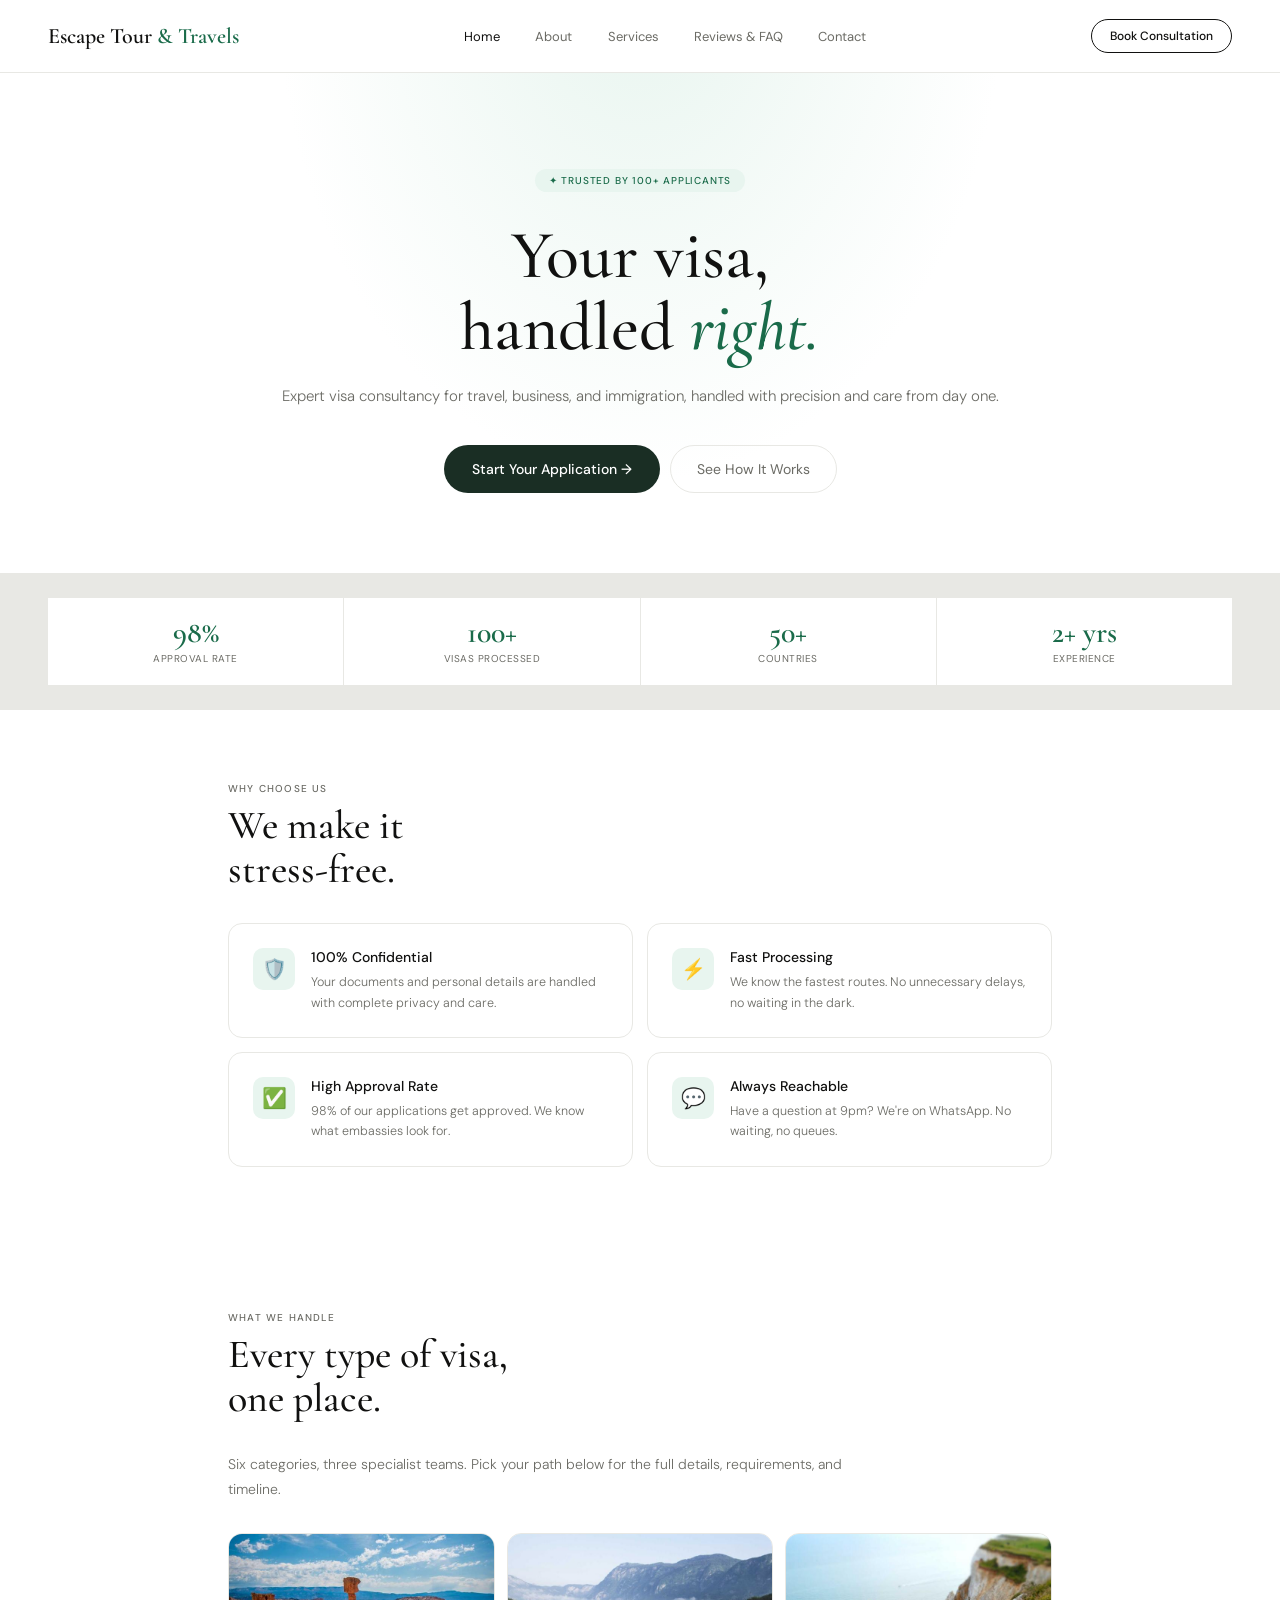
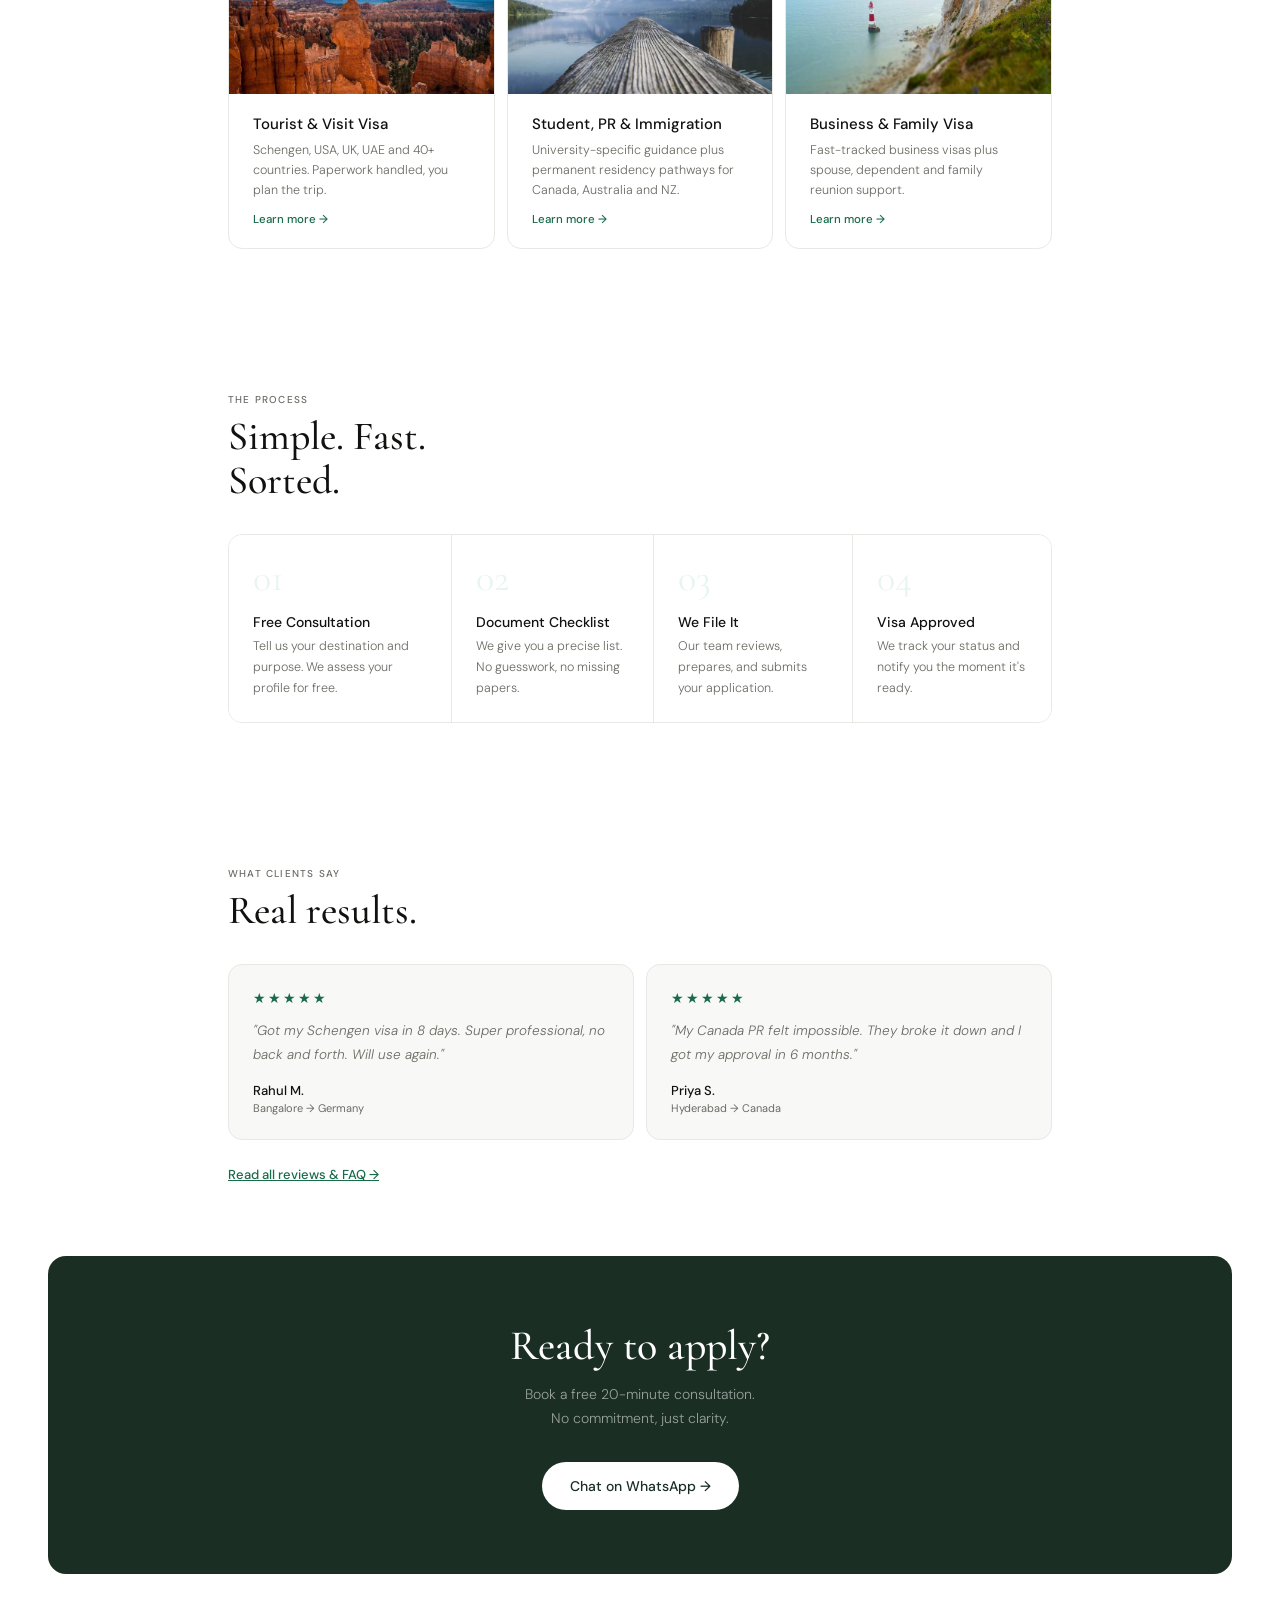
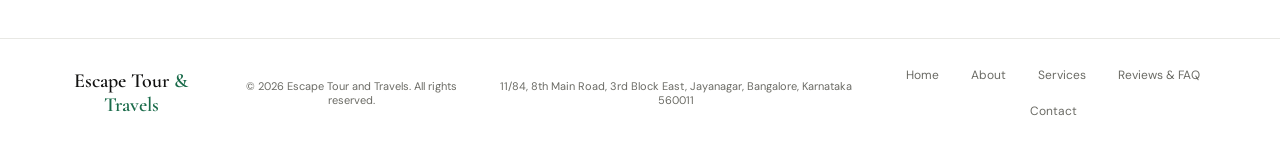
<file: index.html>
<!DOCTYPE html>
<html lang="en">
<head>
  <meta charset="UTF-8" />
  <meta name="viewport" content="width=device-width, initial-scale=1.0"/>
  <link rel="icon" type="image/svg+xml" href="assets/img/favicon.svg">
  <title>Escape Tour and Travels | Visa Consultancy for Tourist, Student, Business &amp; PR Visas</title>
  <meta name="description" content="Expert visa consultancy trusted by 100+ applicants with a 98% approval rate across 50+ countries. Tourist, student, business, PR and family visas. Free consultation on WhatsApp.">
  <link rel="canonical" href="https://escapetour.in/index.html">
  <meta name="geo.region" content="IN-KA">
  <meta name="geo.placename" content="Jayanagar, Bangalore">

  <meta property="og:type" content="website">
  <meta property="og:title" content="Escape Tour and Travels | Visa Consultancy">
  <meta property="og:description" content="Expert visa consultancy trusted by 100+ applicants with a 98% approval rate across 50+ countries.">
  <meta property="og:image" content="https://escapetour.in/assets/img/home-hero.jpg">
  <meta property="og:url" content="https://escapetour.in/index.html">
  <meta name="twitter:card" content="summary_large_image">
  <meta name="twitter:title" content="Escape Tour and Travels | Visa Consultancy">
  <meta name="twitter:description" content="Expert visa consultancy trusted by 100+ applicants with a 98% approval rate across 50+ countries.">
  <meta name="twitter:image" content="https://escapetour.in/assets/img/home-hero.jpg">

  <link href="https://fonts.googleapis.com/css2?family=Cormorant+Garamond:ital,wght@0,400;0,500;0,600;1,400;1,500&family=DM+Sans:wght@300;400;500&display=swap" rel="stylesheet"/>
  <link rel="stylesheet" href="assets/css/style.css">

  <script type="application/ld+json">
  {
    "@context": "https://schema.org",
    "@type": "TravelAgency",
    "name": "Escape Tour and Travels",
    "description": "Visa consultancy for tourist, business, student, PR and family visas.",
    "telephone": "+91-9916405012",
    "email": "info@escapetour.in",
    "url": "https://escapetour.in/",
    "address": {
      "@type": "PostalAddress",
      "streetAddress": "11/84, 8th Main Road, 3rd Block East, Jayanagar",
      "addressLocality": "Bangalore",
      "addressRegion": "Karnataka",
      "postalCode": "560011",
      "addressCountry": "IN"
    },
    "hasMap": "https://www.google.com/maps/search/?api=1&query=11%2F84+8th+Main+Road+3rd+Block+East+Jayanagar+Bangalore+Karnataka+560011",
    "sameAs": []
  }
  </script>
</head>
<body>

  <nav>
    <a href="index.html" class="nav-logo">Escape Tour<span> &amp; Travels</span></a>
    <ul class="nav-links-desktop">
      <li><a href="index.html" class="active">Home</a></li>
      <li><a href="about.html">About</a></li>
      <li class="has-sub">
        <a href="services-tourist-visit.html">Services</a>
        <div class="nav-dropdown">
          <a href="services-tourist-visit.html">Tourist &amp; Visit Visa</a>
          <a href="services-study-pr.html">Student, PR &amp; Immigration</a>
          <a href="services-business.html">Business &amp; Family Visa</a>
        </div>
      </li>
      <li><a href="reviews-faq.html">Reviews &amp; FAQ</a></li>
      <li><a href="contact.html">Contact</a></li>
    </ul>
    <a href="https://wa.me/919916405012" target="_blank" class="nav-cta">Book Consultation</a>
    <button class="hamburger" id="hamburger" aria-label="Menu">
      <span></span><span></span><span></span>
    </button>
  </nav>

  <div class="mobile-menu" id="mobileMenu">
    <a href="index.html" class="active" onclick="closeMenu()">Home</a>
    <a href="about.html" onclick="closeMenu()">About</a>
    <a href="services-tourist-visit.html" class="mobile-menu-sub" onclick="closeMenu()">Tourist &amp; Visit Visa</a>
    <a href="services-study-pr.html" class="mobile-menu-sub" onclick="closeMenu()">Student, PR &amp; Immigration</a>
    <a href="services-business.html" class="mobile-menu-sub" onclick="closeMenu()">Business &amp; Family Visa</a>
    <a href="reviews-faq.html" onclick="closeMenu()">Reviews &amp; FAQ</a>
    <a href="contact.html" onclick="closeMenu()">Contact</a>
    <a href="https://wa.me/919916405012" target="_blank" class="mobile-menu-cta" onclick="closeMenu()">Book Free Consultation →</a>
    <div class="mobile-menu-badge">✦ Trusted by 100+ applicants</div>
  </div>

  <div class="hero">
    <div class="hero-badge">✦ Trusted by 100+ applicants</div>
    <h1>Your visa,<br/>handled <em>right.</em></h1>
    <p>Expert visa consultancy for travel, business, and immigration, handled with precision and care from day one.</p>
    <div class="hero-actions">
      <a href="https://wa.me/919916405012" target="_blank" class="btn-primary">Start Your Application →</a>
      <a href="#process" class="btn-ghost">See How It Works</a>
    </div>
  </div>

  <div class="trust-bar fade-up">
    <div class="trust-item"><div class="num">98%</div><div class="lbl">Approval Rate</div></div>
    <div class="trust-item"><div class="num">100+</div><div class="lbl">Visas Processed</div></div>
    <div class="trust-item"><div class="num">50+</div><div class="lbl">Countries</div></div>
    <div class="trust-item"><div class="num">2+ yrs</div><div class="lbl">Experience</div></div>
  </div>

  <!-- WHY US -->
  <div class="section fade-up" id="why">
    <div class="section-label">Why choose us</div>
    <div class="section-title">We make it<br/>stress-free.</div>
    <div class="why-grid">
      <div class="why-card">
        <div class="why-icon">🛡️</div>
        <div>
          <h3>100% Confidential</h3>
          <p>Your documents and personal details are handled with complete privacy and care.</p>
        </div>
      </div>
      <div class="why-card">
        <div class="why-icon">⚡</div>
        <div>
          <h3>Fast Processing</h3>
          <p>We know the fastest routes. No unnecessary delays, no waiting in the dark.</p>
        </div>
      </div>
      <div class="why-card">
        <div class="why-icon">✅</div>
        <div>
          <h3>High Approval Rate</h3>
          <p>98% of our applications get approved. We know what embassies look for.</p>
        </div>
      </div>
      <div class="why-card">
        <div class="why-icon">💬</div>
        <div>
          <h3>Always Reachable</h3>
          <p>Have a question at 9pm? We're on WhatsApp. No waiting, no queues.</p>
        </div>
      </div>
    </div>
  </div>

  <!-- SERVICES TEASER -->
  <div class="section fade-up" id="services">
    <div class="section-label">What we handle</div>
    <div class="section-title">Every type of visa,<br/>one place.</div>
    <p class="section-intro">Six categories, three specialist teams. Pick your path below for the full details, requirements, and timeline.</p>
    <div class="teaser-grid">
      <a href="services-tourist-visit.html" class="teaser-card">
        <img src="assets/img/teaser-tourist.jpg" alt="Traveller with a passport and boarding pass, representing tourist and visit visa services" loading="lazy" width="700" height="450">
        <div class="teaser-card-body">
          <h3>Tourist &amp; Visit Visa</h3>
          <p>Schengen, USA, UK, UAE and 40+ countries. Paperwork handled, you plan the trip.</p>
          <span class="link-more">Learn more →</span>
        </div>
      </a>
      <a href="services-study-pr.html" class="teaser-card">
        <img src="assets/img/teaser-study.jpg" alt="University campus, representing student visa and PR immigration services" loading="lazy" width="700" height="450">
        <div class="teaser-card-body">
          <h3>Student, PR &amp; Immigration</h3>
          <p>University-specific guidance plus permanent residency pathways for Canada, Australia and NZ.</p>
          <span class="link-more">Learn more →</span>
        </div>
      </a>
      <a href="services-business.html" class="teaser-card">
        <img src="assets/img/teaser-business.jpg" alt="Business professional at an airport, representing business and family visa services" loading="lazy" width="700" height="450">
        <div class="teaser-card-body">
          <h3>Business &amp; Family Visa</h3>
          <p>Fast-tracked business visas plus spouse, dependent and family reunion support.</p>
          <span class="link-more">Learn more →</span>
        </div>
      </a>
    </div>
  </div>

  <!-- PROCESS -->
  <div class="section fade-up" id="process">
    <div class="section-label">The process</div>
    <div class="section-title">Simple. Fast.<br/>Sorted.</div>
    <div class="steps">
      <div class="step">
        <div class="step-num">01</div>
        <div>
          <h4>Free Consultation</h4>
          <p>Tell us your destination and purpose. We assess your profile for free.</p>
        </div>
      </div>
      <div class="step">
        <div class="step-num">02</div>
        <div>
          <h4>Document Checklist</h4>
          <p>We give you a precise list. No guesswork, no missing papers.</p>
        </div>
      </div>
      <div class="step">
        <div class="step-num">03</div>
        <div>
          <h4>We File It</h4>
          <p>Our team reviews, prepares, and submits your application.</p>
        </div>
      </div>
      <div class="step">
        <div class="step-num">04</div>
        <div>
          <h4>Visa Approved</h4>
          <p>We track your status and notify you the moment it's ready.</p>
        </div>
      </div>
    </div>
  </div>

  <!-- TESTIMONIALS TEASER -->
  <div class="section fade-up" id="testimonials">
    <div class="section-label">What clients say</div>
    <div class="section-title">Real results.</div>
    <div class="testi-grid">
      <div class="testi-card">
        <div class="testi-stars">★★★★★</div>
        <div class="testi-text">"Got my Schengen visa in 8 days. Super professional, no back and forth. Will use again."</div>
        <div class="testi-author">Rahul M.</div>
        <div class="testi-country">Bangalore → Germany</div>
      </div>
      <div class="testi-card">
        <div class="testi-stars">★★★★★</div>
        <div class="testi-text">"My Canada PR felt impossible. They broke it down and I got my approval in 6 months."</div>
        <div class="testi-author">Priya S.</div>
        <div class="testi-country">Hyderabad → Canada</div>
      </div>
    </div>
    <p style="margin-top:1.5rem;"><a href="reviews-faq.html" class="link-more" style="font-size:13px;color:var(--green);font-weight:500;">Read all reviews &amp; FAQ →</a></p>
  </div>

  <!-- CTA -->
  <div class="cta-section fade-up" id="contact">
    <h2>Ready to apply?</h2>
    <p>Book a free 20-minute consultation.<br/>No commitment, just clarity.</p>
    <a href="https://wa.me/919916405012" target="_blank" class="btn-white">Chat on WhatsApp →</a>
  </div>

  <footer>
    <div class="footer-logo">Escape Tour<span> &amp; Travels</span></div>
    <div class="footer-copy">© 2026 Escape Tour and Travels. All rights reserved.</div>
    <div class="footer-address"><a href="https://www.google.com/maps/search/?api=1&query=11%2F84+8th+Main+Road+3rd+Block+East+Jayanagar+Bangalore+Karnataka+560011" target="_blank">11/84, 8th Main Road, 3rd Block East, Jayanagar, Bangalore, Karnataka 560011</a></div>
    <div class="footer-links">
      <a href="index.html">Home</a>
      <a href="about.html">About</a>
      <a href="services-tourist-visit.html">Services</a>
      <a href="reviews-faq.html">Reviews &amp; FAQ</a>
      <a href="contact.html">Contact</a>
    </div>
  </footer>

  <!-- STICKY BOTTOM BAR (mobile only) -->
  <div class="sticky-bar">
    <a href="tel:+919916405012" class="sticky-call"><span>📞</span> Call Us</a>
    <a href="https://wa.me/919916405012" target="_blank" class="sticky-wa"><span>💬</span> WhatsApp</a>
  </div>

  <script src="assets/js/main.js"></script>
</body>
</html>
</file>
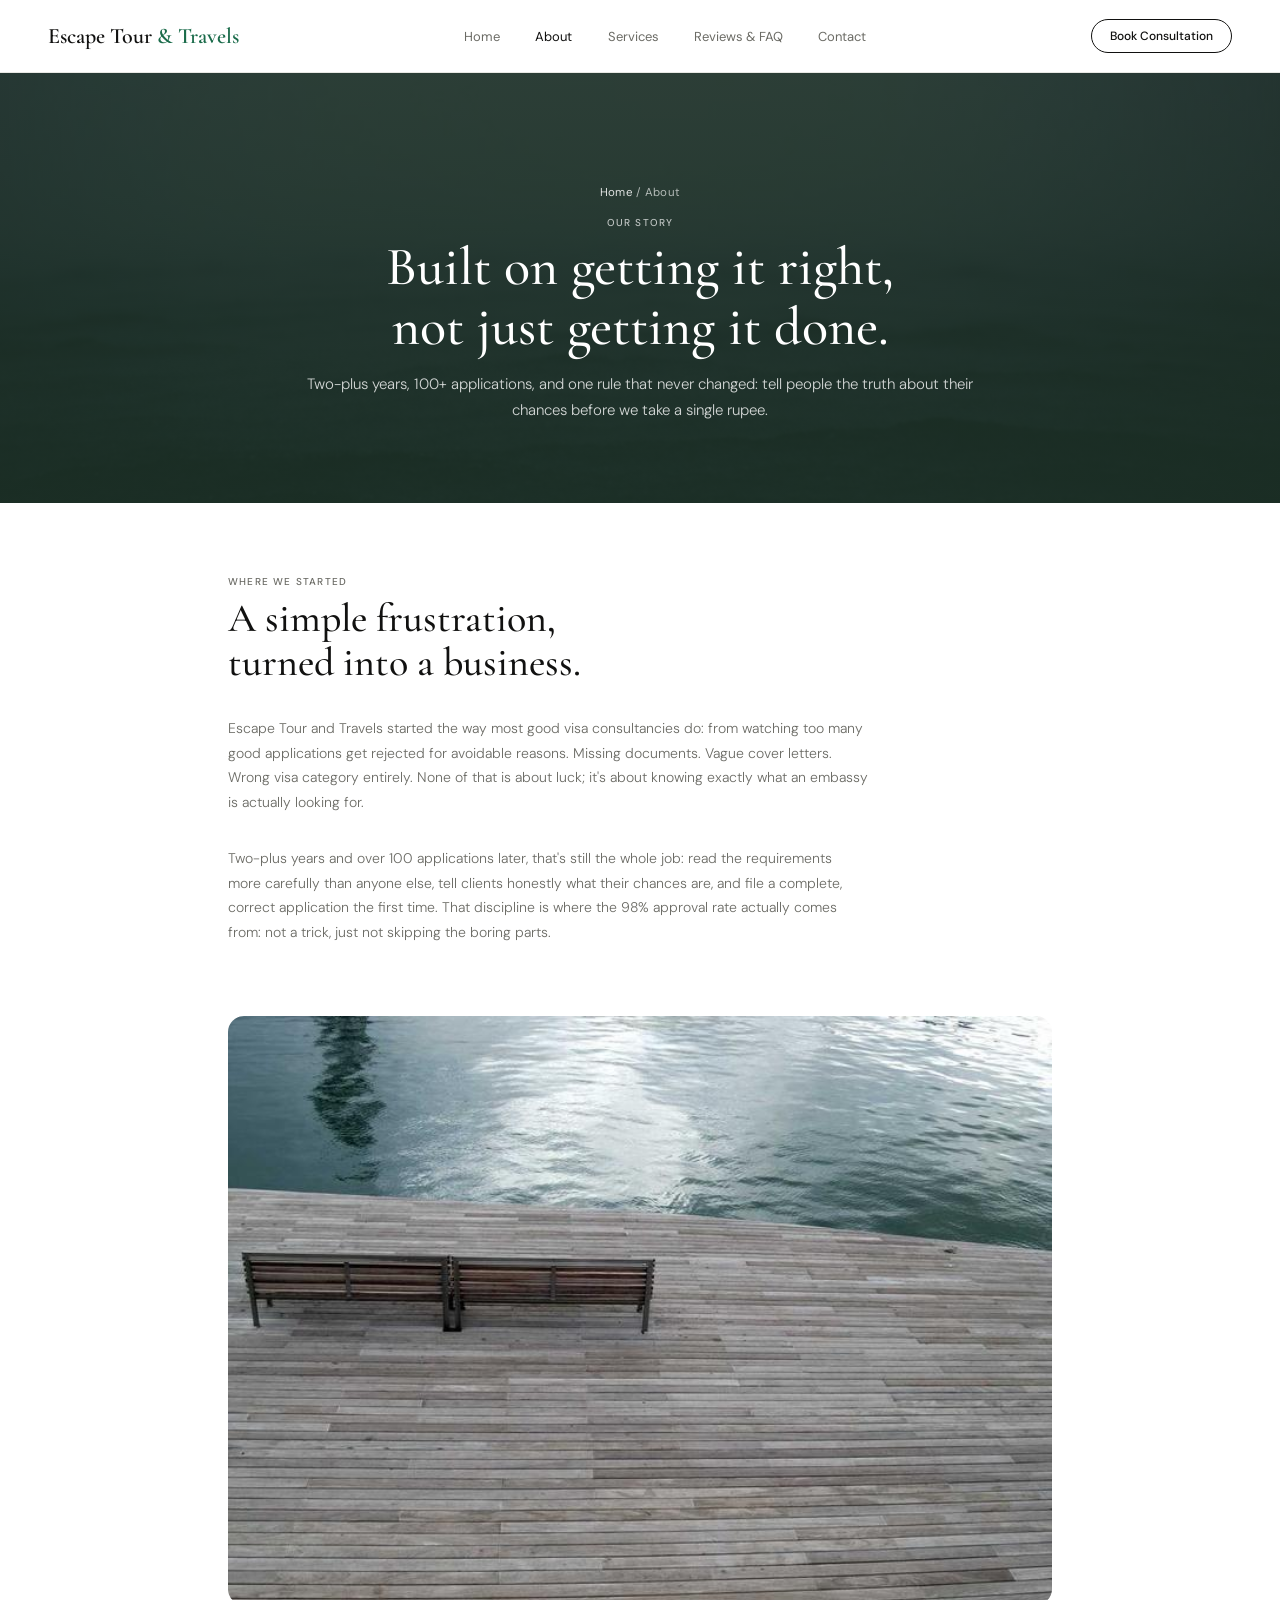
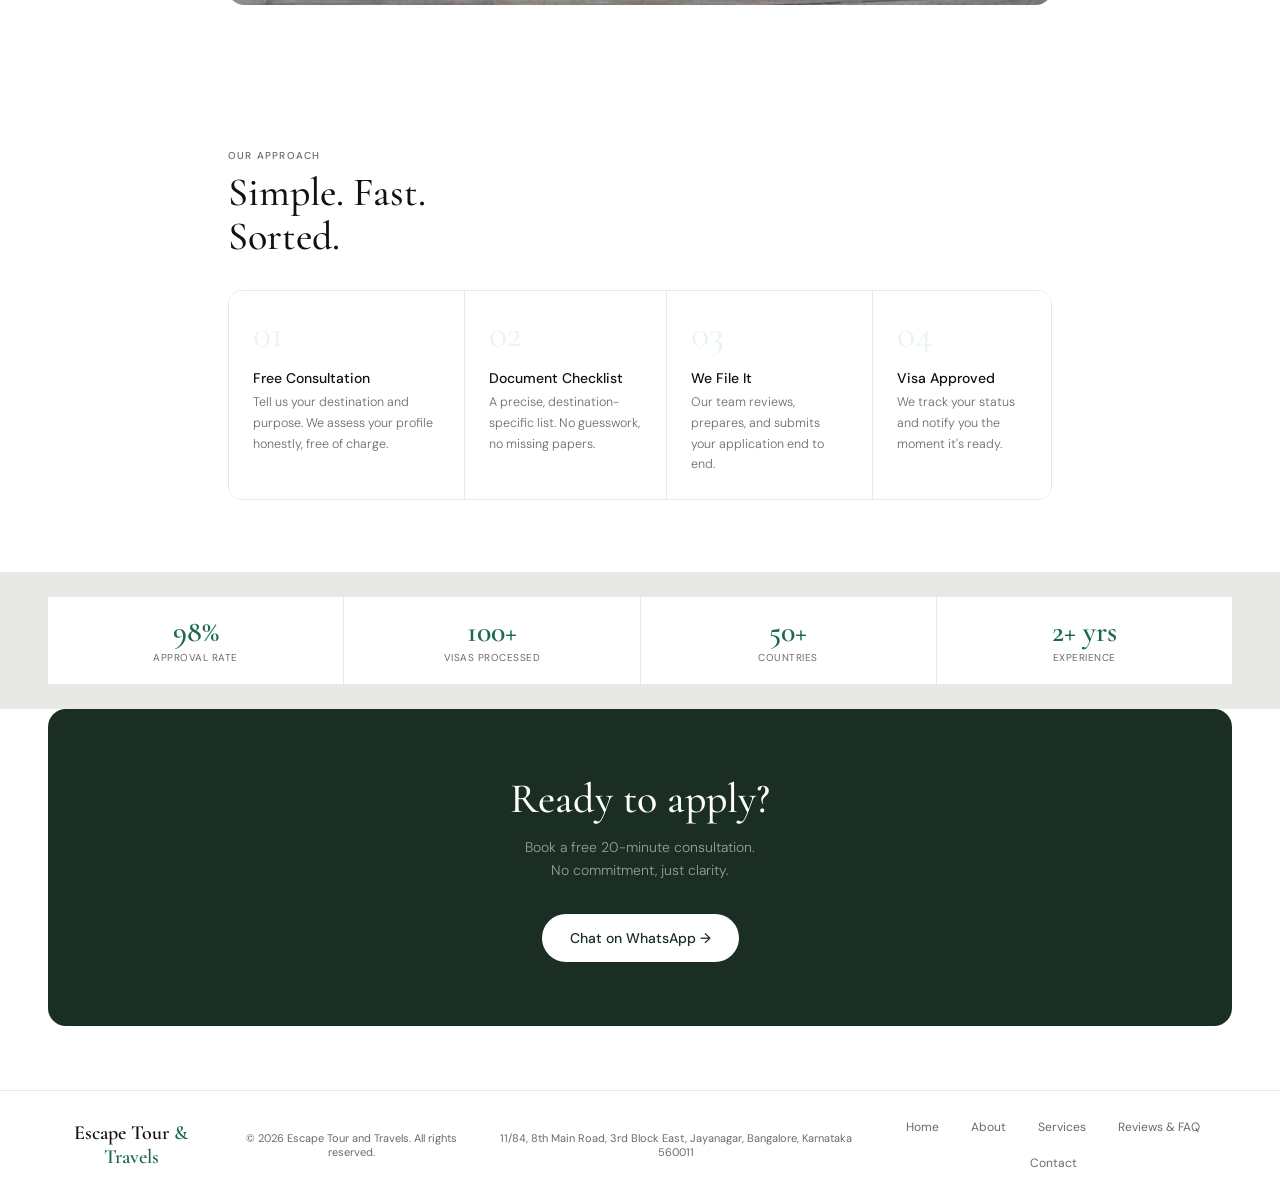
<file: about.html>
<!DOCTYPE html>
<html lang="en">
<head>
  <meta charset="UTF-8" />
  <meta name="viewport" content="width=device-width, initial-scale=1.0"/>
  <link rel="icon" type="image/svg+xml" href="assets/img/favicon.svg">
  <title>About Us | Escape Tour and Travels</title>
  <meta name="description" content="2+ years and 100+ visa applications later, Escape Tour and Travels still runs on the same idea: clear guidance, honest timelines, and a 98% approval rate across 50+ countries.">
  <link rel="canonical" href="https://escapetour.in/about.html">

  <meta property="og:type" content="website">
  <meta property="og:title" content="About Us | Escape Tour and Travels">
  <meta property="og:description" content="2+ years and 100+ visa applications later, Escape Tour and Travels still runs on the same idea: clear guidance, honest timelines.">
  <meta property="og:image" content="https://escapetour.in/assets/img/about-hero.jpg">
  <meta property="og:url" content="https://escapetour.in/about.html">
  <meta name="twitter:card" content="summary_large_image">
  <meta name="twitter:title" content="About Us | Escape Tour and Travels">
  <meta name="twitter:description" content="2+ years and 100+ visa applications later, still running on clear guidance and honest timelines.">
  <meta name="twitter:image" content="https://escapetour.in/assets/img/about-hero.jpg">

  <link href="https://fonts.googleapis.com/css2?family=Cormorant+Garamond:ital,wght@0,400;0,500;0,600;1,400;1,500&family=DM+Sans:wght@300;400;500&display=swap" rel="stylesheet"/>
  <link rel="stylesheet" href="assets/css/style.css">

  <script type="application/ld+json">
  {
    "@context": "https://schema.org",
    "@type": "BreadcrumbList",
    "itemListElement": [
      {"@type": "ListItem", "position": 1, "name": "Home", "item": "https://escapetour.in/index.html"},
      {"@type": "ListItem", "position": 2, "name": "About", "item": "https://escapetour.in/about.html"}
    ]
  }
  </script>
</head>
<body>

  <nav>
    <a href="index.html" class="nav-logo">Escape Tour<span> &amp; Travels</span></a>
    <ul class="nav-links-desktop">
      <li><a href="index.html">Home</a></li>
      <li><a href="about.html" class="active">About</a></li>
      <li class="has-sub">
        <a href="services-tourist-visit.html">Services</a>
        <div class="nav-dropdown">
          <a href="services-tourist-visit.html">Tourist &amp; Visit Visa</a>
          <a href="services-study-pr.html">Student, PR &amp; Immigration</a>
          <a href="services-business.html">Business &amp; Family Visa</a>
        </div>
      </li>
      <li><a href="reviews-faq.html">Reviews &amp; FAQ</a></li>
      <li><a href="contact.html">Contact</a></li>
    </ul>
    <a href="https://wa.me/919916405012" target="_blank" class="nav-cta">Book Consultation</a>
    <button class="hamburger" id="hamburger" aria-label="Menu">
      <span></span><span></span><span></span>
    </button>
  </nav>

  <div class="mobile-menu" id="mobileMenu">
    <a href="index.html" onclick="closeMenu()">Home</a>
    <a href="about.html" class="active" onclick="closeMenu()">About</a>
    <a href="services-tourist-visit.html" class="mobile-menu-sub" onclick="closeMenu()">Tourist &amp; Visit Visa</a>
    <a href="services-study-pr.html" class="mobile-menu-sub" onclick="closeMenu()">Student, PR &amp; Immigration</a>
    <a href="services-business.html" class="mobile-menu-sub" onclick="closeMenu()">Business &amp; Family Visa</a>
    <a href="reviews-faq.html" onclick="closeMenu()">Reviews &amp; FAQ</a>
    <a href="contact.html" onclick="closeMenu()">Contact</a>
    <a href="https://wa.me/919916405012" target="_blank" class="mobile-menu-cta" onclick="closeMenu()">Book Free Consultation →</a>
    <div class="mobile-menu-badge">✦ Trusted by 100+ applicants</div>
  </div>

  <div class="page-hero">
    <img src="assets/img/about-hero.jpg" alt="" loading="eager" width="1200" height="700">
    <div class="page-hero-content">
      <div class="breadcrumbs"><a href="index.html">Home</a> / About</div>
      <div class="section-label">Our story</div>
      <h1>Built on getting it right,<br/>not just getting it done.</h1>
      <p>Two-plus years, 100+ applications, and one rule that never changed: tell people the truth about their chances before we take a single rupee.</p>
    </div>
  </div>

  <div class="section fade-up">
    <div class="section-label">Where we started</div>
    <div class="section-title">A simple frustration,<br/>turned into a business.</div>
    <p class="section-intro">Escape Tour and Travels started the way most good visa consultancies do: from watching too many good applications get rejected for avoidable reasons. Missing documents. Vague cover letters. Wrong visa category entirely. None of that is about luck; it's about knowing exactly what an embassy is actually looking for.</p>
    <p class="section-intro">Two-plus years and over 100 applications later, that's still the whole job: read the requirements more carefully than anyone else, tell clients honestly what their chances are, and file a complete, correct application the first time. That discipline is where the 98% approval rate actually comes from: not a trick, just not skipping the boring parts.</p>
  </div>

  <div class="section fade-up" style="padding-top:0;">
    <img src="assets/img/about-photo-1.jpg" alt="Visa consultant reviewing an applicant's documents" loading="lazy" style="border-radius:16px;width:100%;height:auto;">
  </div>

  <!-- APPROACH (reuses process content) -->
  <div class="section fade-up" id="process">
    <div class="section-label">Our approach</div>
    <div class="section-title">Simple. Fast.<br/>Sorted.</div>
    <div class="steps">
      <div class="step">
        <div class="step-num">01</div>
        <div>
          <h4>Free Consultation</h4>
          <p>Tell us your destination and purpose. We assess your profile honestly, free of charge.</p>
        </div>
      </div>
      <div class="step">
        <div class="step-num">02</div>
        <div>
          <h4>Document Checklist</h4>
          <p>A precise, destination-specific list. No guesswork, no missing papers.</p>
        </div>
      </div>
      <div class="step">
        <div class="step-num">03</div>
        <div>
          <h4>We File It</h4>
          <p>Our team reviews, prepares, and submits your application end to end.</p>
        </div>
      </div>
      <div class="step">
        <div class="step-num">04</div>
        <div>
          <h4>Visa Approved</h4>
          <p>We track your status and notify you the moment it's ready.</p>
        </div>
      </div>
    </div>
  </div>

  <div class="trust-bar fade-up">
    <div class="trust-item"><div class="num">98%</div><div class="lbl">Approval Rate</div></div>
    <div class="trust-item"><div class="num">100+</div><div class="lbl">Visas Processed</div></div>
    <div class="trust-item"><div class="num">50+</div><div class="lbl">Countries</div></div>
    <div class="trust-item"><div class="num">2+ yrs</div><div class="lbl">Experience</div></div>
  </div>

  <div class="cta-section fade-up">
    <h2>Ready to apply?</h2>
    <p>Book a free 20-minute consultation.<br/>No commitment, just clarity.</p>
    <a href="https://wa.me/919916405012" target="_blank" class="btn-white">Chat on WhatsApp →</a>
  </div>

  <footer>
    <div class="footer-logo">Escape Tour<span> &amp; Travels</span></div>
    <div class="footer-copy">© 2026 Escape Tour and Travels. All rights reserved.</div>
    <div class="footer-address"><a href="https://www.google.com/maps/search/?api=1&query=11%2F84+8th+Main+Road+3rd+Block+East+Jayanagar+Bangalore+Karnataka+560011" target="_blank">11/84, 8th Main Road, 3rd Block East, Jayanagar, Bangalore, Karnataka 560011</a></div>
    <div class="footer-links">
      <a href="index.html">Home</a>
      <a href="about.html">About</a>
      <a href="services-tourist-visit.html">Services</a>
      <a href="reviews-faq.html">Reviews &amp; FAQ</a>
      <a href="contact.html">Contact</a>
    </div>
  </footer>

  <div class="sticky-bar">
    <a href="tel:+919916405012" class="sticky-call"><span>📞</span> Call Us</a>
    <a href="https://wa.me/919916405012" target="_blank" class="sticky-wa"><span>💬</span> WhatsApp</a>
  </div>

  <script src="assets/js/main.js"></script>
</body>
</html>
</file>
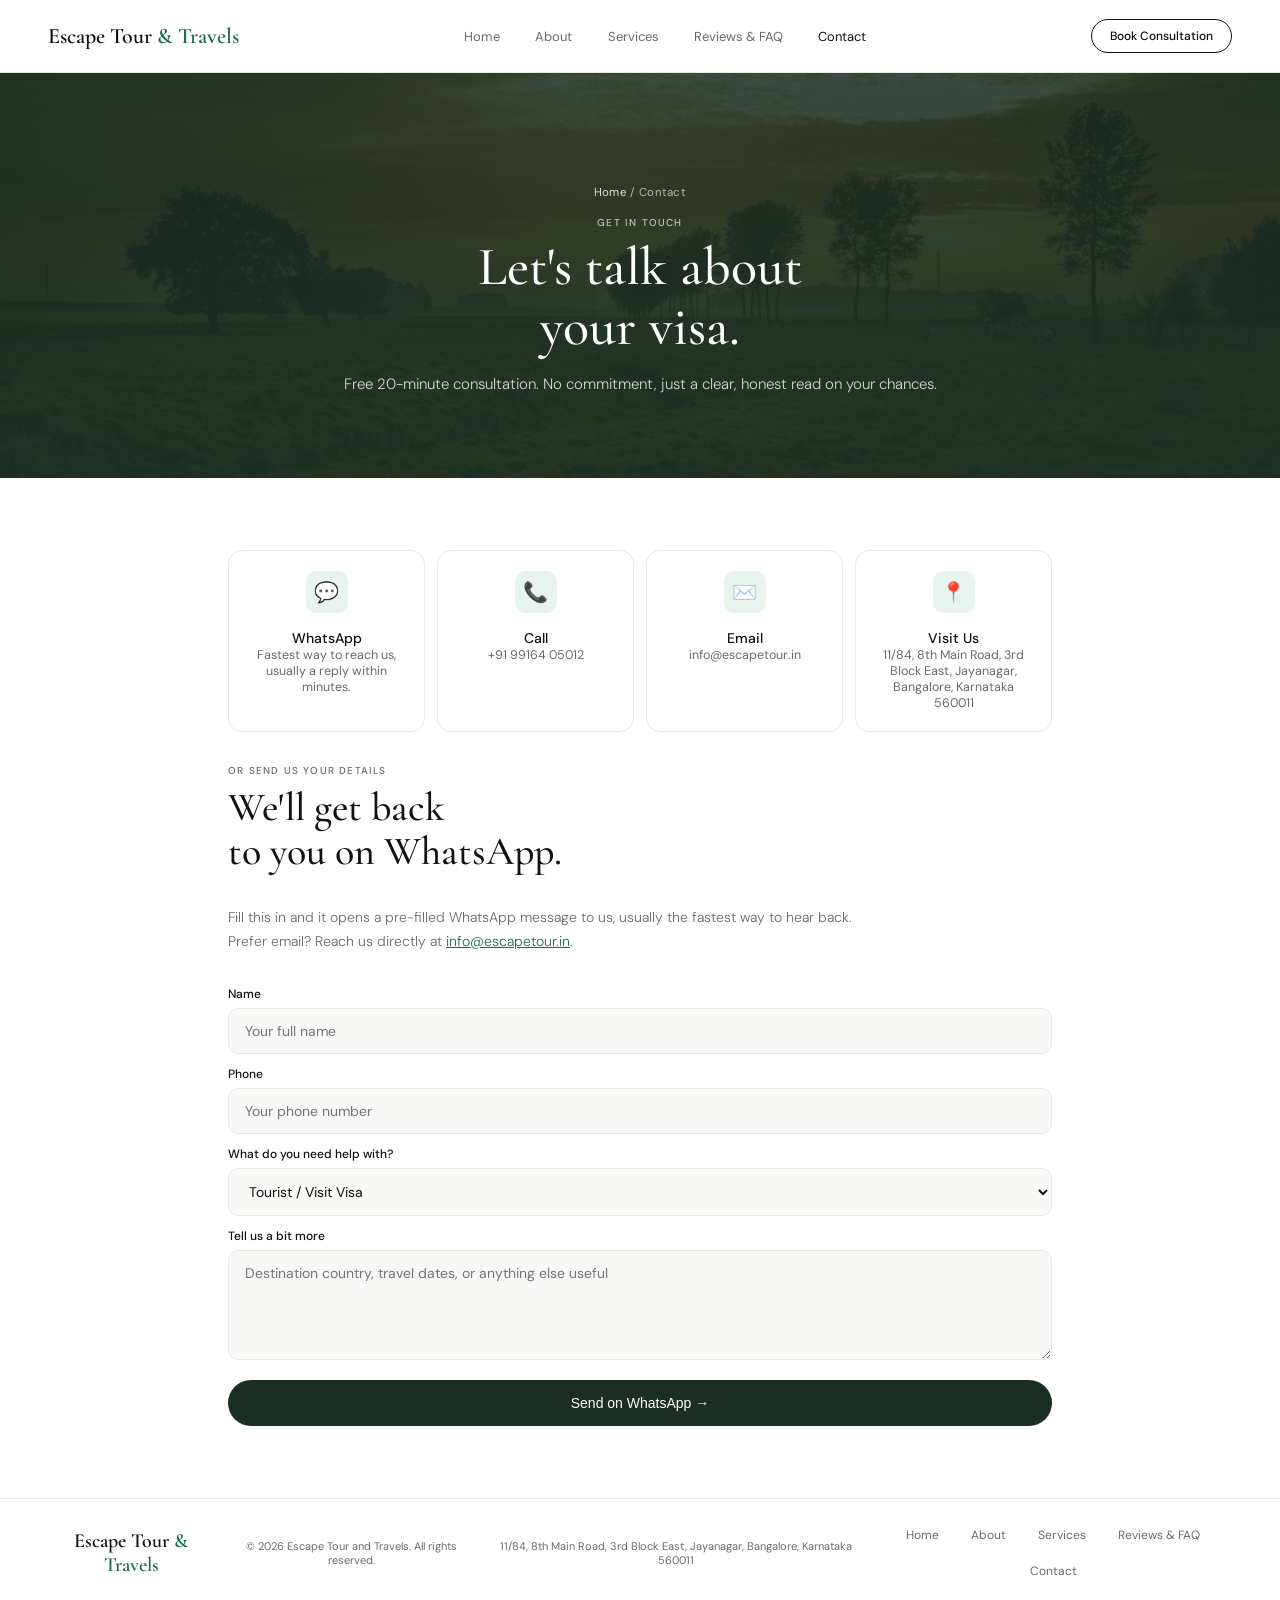
<file: contact.html>
<!DOCTYPE html>
<html lang="en">
<head>
  <meta charset="UTF-8" />
  <meta name="viewport" content="width=device-width, initial-scale=1.0"/>
  <link rel="icon" type="image/svg+xml" href="assets/img/favicon.svg">
  <title>Contact Us | Escape Tour and Travels, Jayanagar, Bangalore</title>
  <meta name="description" content="Visit Escape Tour and Travels in Jayanagar, Bangalore, or get in touch for a free visa consultation. Chat on WhatsApp, call directly, or send us your details.">
  <link rel="canonical" href="https://escapetour.in/contact.html">
  <meta name="geo.region" content="IN-KA">
  <meta name="geo.placename" content="Jayanagar, Bangalore">

  <meta property="og:type" content="website">
  <meta property="og:title" content="Contact Us | Escape Tour and Travels">
  <meta property="og:description" content="Get in touch for a free visa consultation. Chat on WhatsApp, call directly, or send us your details.">
  <meta property="og:image" content="https://escapetour.in/assets/img/contact-hero.jpg">
  <meta property="og:url" content="https://escapetour.in/contact.html">
  <meta name="twitter:card" content="summary_large_image">
  <meta name="twitter:title" content="Contact Us | Escape Tour and Travels">
  <meta name="twitter:description" content="Get in touch for a free visa consultation.">
  <meta name="twitter:image" content="https://escapetour.in/assets/img/contact-hero.jpg">

  <link href="https://fonts.googleapis.com/css2?family=Cormorant+Garamond:ital,wght@0,400;0,500;0,600;1,400;1,500&family=DM+Sans:wght@300;400;500&display=swap" rel="stylesheet"/>
  <link rel="stylesheet" href="assets/css/style.css">

  <script type="application/ld+json">
  {
    "@context": "https://schema.org",
    "@type": "BreadcrumbList",
    "itemListElement": [
      {"@type": "ListItem", "position": 1, "name": "Home", "item": "https://escapetour.in/index.html"},
      {"@type": "ListItem", "position": 2, "name": "Contact", "item": "https://escapetour.in/contact.html"}
    ]
  }
  </script>
  <script type="application/ld+json">
  {
    "@context": "https://schema.org",
    "@type": "TravelAgency",
    "name": "Escape Tour and Travels",
    "telephone": "+91-9916405012",
    "email": "info@escapetour.in",
    "url": "https://escapetour.in/",
    "address": {
      "@type": "PostalAddress",
      "streetAddress": "11/84, 8th Main Road, 3rd Block East, Jayanagar",
      "addressLocality": "Bangalore",
      "addressRegion": "Karnataka",
      "postalCode": "560011",
      "addressCountry": "IN"
    },
    "hasMap": "https://www.google.com/maps/search/?api=1&query=11%2F84+8th+Main+Road+3rd+Block+East+Jayanagar+Bangalore+Karnataka+560011"
  }
  </script>
</head>
<body>

  <nav>
    <a href="index.html" class="nav-logo">Escape Tour<span> &amp; Travels</span></a>
    <ul class="nav-links-desktop">
      <li><a href="index.html">Home</a></li>
      <li><a href="about.html">About</a></li>
      <li class="has-sub">
        <a href="services-tourist-visit.html">Services</a>
        <div class="nav-dropdown">
          <a href="services-tourist-visit.html">Tourist &amp; Visit Visa</a>
          <a href="services-study-pr.html">Student, PR &amp; Immigration</a>
          <a href="services-business.html">Business &amp; Family Visa</a>
        </div>
      </li>
      <li><a href="reviews-faq.html">Reviews &amp; FAQ</a></li>
      <li><a href="contact.html" class="active">Contact</a></li>
    </ul>
    <a href="https://wa.me/919916405012" target="_blank" class="nav-cta">Book Consultation</a>
    <button class="hamburger" id="hamburger" aria-label="Menu">
      <span></span><span></span><span></span>
    </button>
  </nav>

  <div class="mobile-menu" id="mobileMenu">
    <a href="index.html" onclick="closeMenu()">Home</a>
    <a href="about.html" onclick="closeMenu()">About</a>
    <a href="services-tourist-visit.html" class="mobile-menu-sub" onclick="closeMenu()">Tourist &amp; Visit Visa</a>
    <a href="services-study-pr.html" class="mobile-menu-sub" onclick="closeMenu()">Student, PR &amp; Immigration</a>
    <a href="services-business.html" class="mobile-menu-sub" onclick="closeMenu()">Business &amp; Family Visa</a>
    <a href="reviews-faq.html" onclick="closeMenu()">Reviews &amp; FAQ</a>
    <a href="contact.html" class="active" onclick="closeMenu()">Contact</a>
    <a href="https://wa.me/919916405012" target="_blank" class="mobile-menu-cta" onclick="closeMenu()">Book Free Consultation →</a>
    <div class="mobile-menu-badge">✦ Trusted by 100+ applicants</div>
  </div>

  <div class="page-hero">
    <img src="assets/img/contact-hero.jpg" alt="" loading="eager" width="1200" height="700">
    <div class="page-hero-content">
      <div class="breadcrumbs"><a href="index.html">Home</a> / Contact</div>
      <div class="section-label">Get in touch</div>
      <h1>Let's talk about<br/>your visa.</h1>
      <p>Free 20-minute consultation. No commitment, just a clear, honest read on your chances.</p>
    </div>
  </div>

  <div class="section fade-up">
    <div class="contact-cards">
      <a href="https://wa.me/919916405012" target="_blank" class="contact-card">
        <div class="why-icon">💬</div>
        <div><h3>WhatsApp</h3><p>Fastest way to reach us, usually a reply within minutes.</p></div>
      </a>
      <a href="tel:+919916405012" class="contact-card">
        <div class="why-icon">📞</div>
        <div><h3>Call</h3><p>+91 99164 05012</p></div>
      </a>
      <a href="mailto:info@escapetour.in" class="contact-card">
        <div class="why-icon">✉️</div>
        <div><h3>Email</h3><p>info@escapetour.in</p></div>
      </a>
      <a href="https://www.google.com/maps/search/?api=1&query=11%2F84+8th+Main+Road+3rd+Block+East+Jayanagar+Bangalore+Karnataka+560011" target="_blank" class="contact-card">
        <div class="why-icon">📍</div>
        <div><h3>Visit Us</h3><p>11/84, 8th Main Road, 3rd Block East, Jayanagar, Bangalore, Karnataka 560011</p></div>
      </a>
    </div>

    <div class="section-label">Or send us your details</div>
    <div class="section-title">We'll get back<br/>to you on WhatsApp.</div>
    <p class="section-intro">Fill this in and it opens a pre-filled WhatsApp message to us, usually the fastest way to hear back. Prefer email? Reach us directly at <a href="mailto:info@escapetour.in" style="color:var(--green);">info@escapetour.in</a>.</p>

    <form class="contact-form" id="contactForm">
      <label for="cf-name">Name</label>
      <input type="text" id="cf-name" name="name" required placeholder="Your full name">

      <label for="cf-phone">Phone</label>
      <input type="tel" id="cf-phone" name="phone" required placeholder="Your phone number">

      <label for="cf-service">What do you need help with?</label>
      <select id="cf-service" name="service">
        <option>Tourist / Visit Visa</option>
        <option>Student Visa</option>
        <option>PR / Immigration</option>
        <option>Business Visa</option>
        <option>Family Visa</option>
        <option>Visa Renewal</option>
        <option>Not sure yet</option>
      </select>

      <label for="cf-message">Tell us a bit more</label>
      <textarea id="cf-message" name="message" placeholder="Destination country, travel dates, or anything else useful"></textarea>

      <button type="submit" class="btn-primary" style="margin-top:0.5rem;">Send on WhatsApp →</button>
    </form>
  </div>

  <footer>
    <div class="footer-logo">Escape Tour<span> &amp; Travels</span></div>
    <div class="footer-copy">© 2026 Escape Tour and Travels. All rights reserved.</div>
    <div class="footer-address"><a href="https://www.google.com/maps/search/?api=1&query=11%2F84+8th+Main+Road+3rd+Block+East+Jayanagar+Bangalore+Karnataka+560011" target="_blank">11/84, 8th Main Road, 3rd Block East, Jayanagar, Bangalore, Karnataka 560011</a></div>
    <div class="footer-links">
      <a href="index.html">Home</a>
      <a href="about.html">About</a>
      <a href="services-tourist-visit.html">Services</a>
      <a href="reviews-faq.html">Reviews &amp; FAQ</a>
      <a href="contact.html">Contact</a>
    </div>
  </footer>

  <div class="sticky-bar">
    <a href="tel:+919916405012" class="sticky-call"><span>📞</span> Call Us</a>
    <a href="https://wa.me/919916405012" target="_blank" class="sticky-wa"><span>💬</span> WhatsApp</a>
  </div>

  <script src="assets/js/main.js"></script>
  <script>
    // No CRM/backend exists for this site, so this routes through a
    // pre-filled WhatsApp message instead of a plain mailto: submit.
    document.getElementById('contactForm').addEventListener('submit', function (e) {
      e.preventDefault();
      const name = document.getElementById('cf-name').value.trim();
      const phone = document.getElementById('cf-phone').value.trim();
      const service = document.getElementById('cf-service').value;
      const message = document.getElementById('cf-message').value.trim();
      const text = `Hi, I'm ${name} (${phone}). I need help with: ${service}.${message ? ' ' + message : ''}`;
      window.open('https://wa.me/919916405012?text=' + encodeURIComponent(text), '_blank');
    });
  </script>
</body>
</html>
</file>
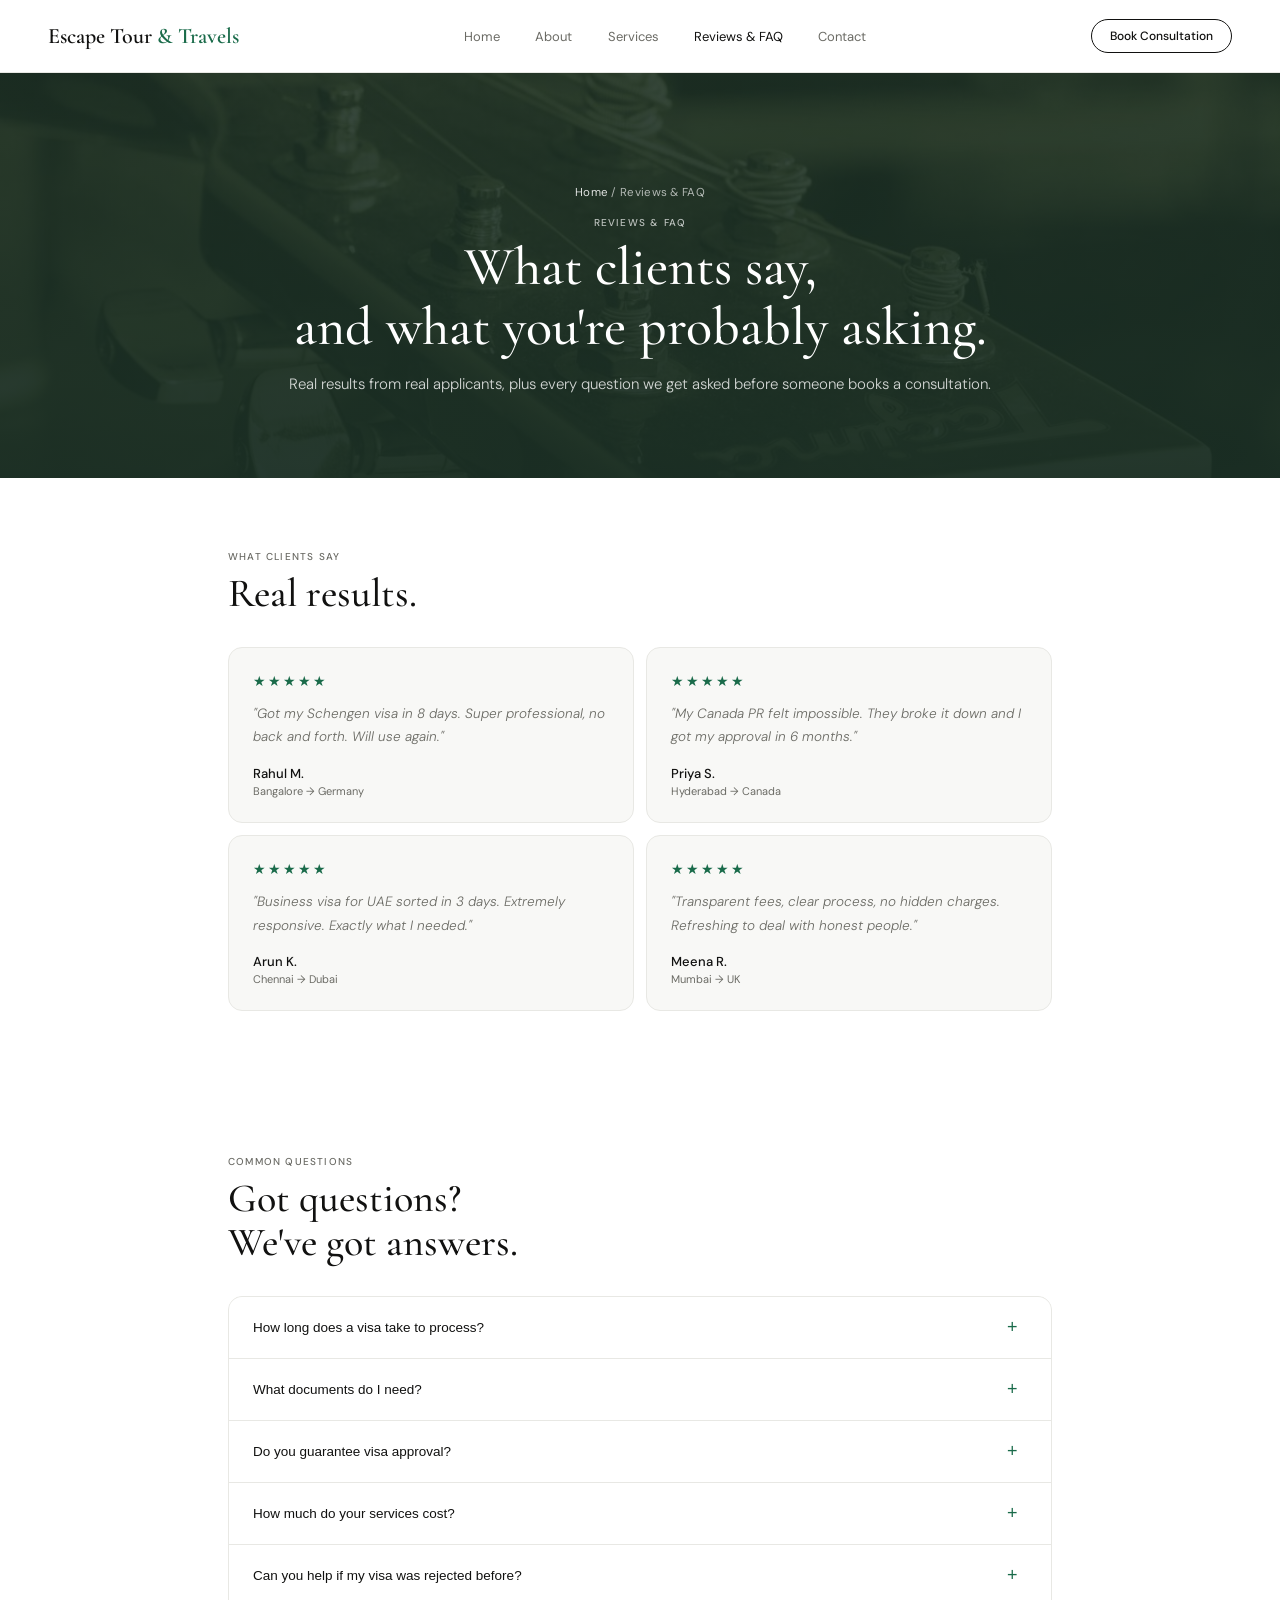
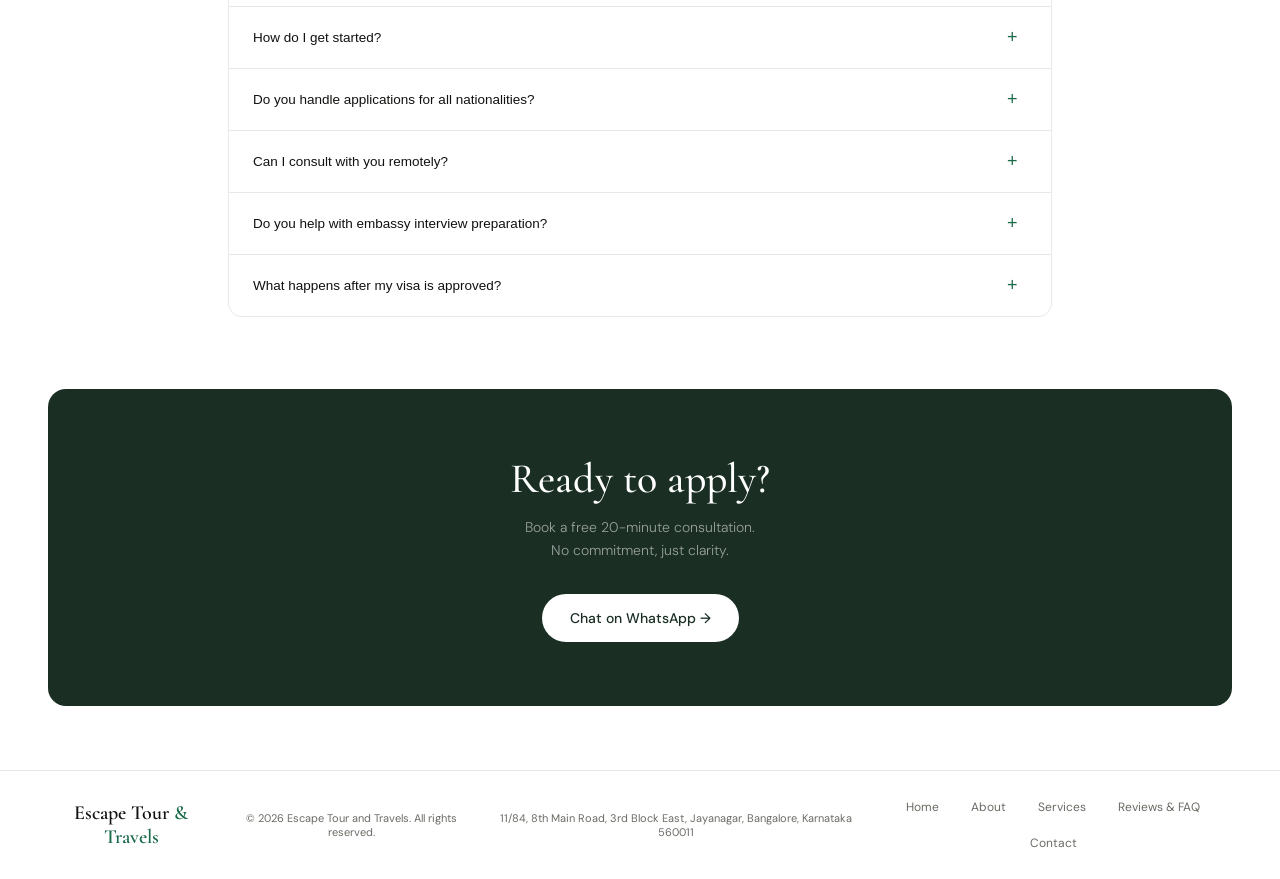
<file: reviews-faq.html>
<!DOCTYPE html>
<html lang="en">
<head>
  <meta charset="UTF-8" />
  <meta name="viewport" content="width=device-width, initial-scale=1.0"/>
  <link rel="icon" type="image/svg+xml" href="assets/img/favicon.svg">
  <title>Reviews &amp; FAQ | Escape Tour and Travels</title>
  <meta name="description" content="Real client results and answers to every common question about processing time, documents, fees, and approval odds, from Escape Tour and Travels' visa consultants.">
  <link rel="canonical" href="https://escapetour.in/reviews-faq.html">

  <meta property="og:type" content="website">
  <meta property="og:title" content="Reviews &amp; FAQ | Escape Tour and Travels">
  <meta property="og:description" content="Real client results and answers to every common question about visa processing, documents, fees, and approval odds.">
  <meta property="og:image" content="https://escapetour.in/assets/img/reviews-hero.jpg">
  <meta property="og:url" content="https://escapetour.in/reviews-faq.html">
  <meta name="twitter:card" content="summary_large_image">
  <meta name="twitter:title" content="Reviews &amp; FAQ | Escape Tour and Travels">
  <meta name="twitter:description" content="Real client results and answers to every common visa question.">
  <meta name="twitter:image" content="https://escapetour.in/assets/img/reviews-hero.jpg">

  <link href="https://fonts.googleapis.com/css2?family=Cormorant+Garamond:ital,wght@0,400;0,500;0,600;1,400;1,500&family=DM+Sans:wght@300;400;500&display=swap" rel="stylesheet"/>
  <link rel="stylesheet" href="assets/css/style.css">

  <script type="application/ld+json">
  {
    "@context": "https://schema.org",
    "@type": "BreadcrumbList",
    "itemListElement": [
      {"@type": "ListItem", "position": 1, "name": "Home", "item": "https://escapetour.in/index.html"},
      {"@type": "ListItem", "position": 2, "name": "Reviews & FAQ", "item": "https://escapetour.in/reviews-faq.html"}
    ]
  }
  </script>
  <script type="application/ld+json">
  {
    "@context": "https://schema.org",
    "@type": "FAQPage",
    "mainEntity": [
      {"@type": "Question", "name": "How long does a visa take to process?", "acceptedAnswer": {"@type": "Answer", "text": "Processing times vary by country and visa type. Tourist visas typically take 5-15 working days, student visas 4-12 weeks, and business visas can move in as little as 3 days. We always give you a realistic timeline upfront so there are no surprises."}},
      {"@type": "Question", "name": "What documents do I need?", "acceptedAnswer": {"@type": "Answer", "text": "It depends on your destination and visa type. Once you contact us, we give you a precise checklist tailored to your application - no guesswork involved."}},
      {"@type": "Question", "name": "Do you guarantee visa approval?", "acceptedAnswer": {"@type": "Answer", "text": "No consultant can legally guarantee a visa - that decision belongs to the embassy. But our 98% approval rate speaks for itself. We only submit applications we're confident about."}},
      {"@type": "Question", "name": "How much do your services cost?", "acceptedAnswer": {"@type": "Answer", "text": "Our fees depend on the visa type and destination. We're always transparent - no hidden charges. Contact us for a free consultation and we'll give you a clear quote upfront."}},
      {"@type": "Question", "name": "Can you help if my visa was rejected before?", "acceptedAnswer": {"@type": "Answer", "text": "Yes. A previous rejection doesn't mean the end. We analyse what went wrong, fix the gaps in your application, and reapply with a stronger case."}},
      {"@type": "Question", "name": "How do I get started?", "acceptedAnswer": {"@type": "Answer", "text": "Message us on WhatsApp with your destination and purpose of travel. We'll do a free assessment of your profile and tell you honestly what to expect before you commit to anything."}},
      {"@type": "Question", "name": "Do you handle applications for all nationalities?", "acceptedAnswer": {"@type": "Answer", "text": "We primarily work with Indian passport holders applying to 50+ destination countries. Let us know your specific case on WhatsApp and we'll confirm whether we can help."}},
      {"@type": "Question", "name": "Can I consult with you remotely?", "acceptedAnswer": {"@type": "Answer", "text": "Yes - most of our consultations happen over WhatsApp and phone calls, so you don't need to be local to work with us."}}
    ]
  }
  </script>
</head>
<body>

  <nav>
    <a href="index.html" class="nav-logo">Escape Tour<span> &amp; Travels</span></a>
    <ul class="nav-links-desktop">
      <li><a href="index.html">Home</a></li>
      <li><a href="about.html">About</a></li>
      <li class="has-sub">
        <a href="services-tourist-visit.html">Services</a>
        <div class="nav-dropdown">
          <a href="services-tourist-visit.html">Tourist &amp; Visit Visa</a>
          <a href="services-study-pr.html">Student, PR &amp; Immigration</a>
          <a href="services-business.html">Business &amp; Family Visa</a>
        </div>
      </li>
      <li><a href="reviews-faq.html" class="active">Reviews &amp; FAQ</a></li>
      <li><a href="contact.html">Contact</a></li>
    </ul>
    <a href="https://wa.me/919916405012" target="_blank" class="nav-cta">Book Consultation</a>
    <button class="hamburger" id="hamburger" aria-label="Menu">
      <span></span><span></span><span></span>
    </button>
  </nav>

  <div class="mobile-menu" id="mobileMenu">
    <a href="index.html" onclick="closeMenu()">Home</a>
    <a href="about.html" onclick="closeMenu()">About</a>
    <a href="services-tourist-visit.html" class="mobile-menu-sub" onclick="closeMenu()">Tourist &amp; Visit Visa</a>
    <a href="services-study-pr.html" class="mobile-menu-sub" onclick="closeMenu()">Student, PR &amp; Immigration</a>
    <a href="services-business.html" class="mobile-menu-sub" onclick="closeMenu()">Business &amp; Family Visa</a>
    <a href="reviews-faq.html" class="active" onclick="closeMenu()">Reviews &amp; FAQ</a>
    <a href="contact.html" onclick="closeMenu()">Contact</a>
    <a href="https://wa.me/919916405012" target="_blank" class="mobile-menu-cta" onclick="closeMenu()">Book Free Consultation →</a>
    <div class="mobile-menu-badge">✦ Trusted by 100+ applicants</div>
  </div>

  <div class="page-hero">
    <img src="assets/img/reviews-hero.jpg" alt="" loading="eager" width="1200" height="700">
    <div class="page-hero-content">
      <div class="breadcrumbs"><a href="index.html">Home</a> / Reviews &amp; FAQ</div>
      <div class="section-label">Reviews &amp; FAQ</div>
      <h1>What clients say,<br/>and what you're probably asking.</h1>
      <p>Real results from real applicants, plus every question we get asked before someone books a consultation.</p>
    </div>
  </div>

  <!-- TESTIMONIALS (unchanged: real client quotes, no fabricated photos attached) -->
  <div class="section fade-up" id="testimonials">
    <div class="section-label">What clients say</div>
    <div class="section-title">Real results.</div>
    <div class="testi-grid">
      <div class="testi-card">
        <div class="testi-stars">★★★★★</div>
        <div class="testi-text">"Got my Schengen visa in 8 days. Super professional, no back and forth. Will use again."</div>
        <div class="testi-author">Rahul M.</div>
        <div class="testi-country">Bangalore → Germany</div>
      </div>
      <div class="testi-card">
        <div class="testi-stars">★★★★★</div>
        <div class="testi-text">"My Canada PR felt impossible. They broke it down and I got my approval in 6 months."</div>
        <div class="testi-author">Priya S.</div>
        <div class="testi-country">Hyderabad → Canada</div>
      </div>
      <div class="testi-card">
        <div class="testi-stars">★★★★★</div>
        <div class="testi-text">"Business visa for UAE sorted in 3 days. Extremely responsive. Exactly what I needed."</div>
        <div class="testi-author">Arun K.</div>
        <div class="testi-country">Chennai → Dubai</div>
      </div>
      <div class="testi-card">
        <div class="testi-stars">★★★★★</div>
        <div class="testi-text">"Transparent fees, clear process, no hidden charges. Refreshing to deal with honest people."</div>
        <div class="testi-author">Meena R.</div>
        <div class="testi-country">Mumbai → UK</div>
      </div>
    </div>
  </div>

  <!-- FULL FAQ -->
  <div class="section fade-up" id="faq">
    <div class="section-label">Common questions</div>
    <div class="section-title">Got questions?<br/>We've got answers.</div>
    <div class="faq-list">
      <div class="faq-item">
        <button class="faq-question">How long does a visa take to process? <span class="faq-icon">+</span></button>
        <div class="faq-answer">Processing times vary by country and visa type. Tourist visas typically take 5–15 working days, student visas 4–12 weeks, business visas can move in as little as 3 days. We always give you a realistic timeline upfront so there are no surprises.</div>
      </div>
      <div class="faq-item">
        <button class="faq-question">What documents do I need? <span class="faq-icon">+</span></button>
        <div class="faq-answer">It depends on your destination and visa type. Once you contact us, we give you a precise checklist tailored to your application - no guesswork involved.</div>
      </div>
      <div class="faq-item">
        <button class="faq-question">Do you guarantee visa approval? <span class="faq-icon">+</span></button>
        <div class="faq-answer">No consultant can legally guarantee a visa - that decision belongs to the embassy. But our 98% approval rate speaks for itself. We only submit applications we're confident about.</div>
      </div>
      <div class="faq-item">
        <button class="faq-question">How much do your services cost? <span class="faq-icon">+</span></button>
        <div class="faq-answer">Our fees depend on the visa type and destination. We're always transparent - no hidden charges. Contact us for a free consultation and we'll give you a clear quote upfront.</div>
      </div>
      <div class="faq-item">
        <button class="faq-question">Can you help if my visa was rejected before? <span class="faq-icon">+</span></button>
        <div class="faq-answer">Yes! A previous rejection doesn't mean the end. We analyse what went wrong, fix the gaps in your application, and reapply with a stronger case.</div>
      </div>
      <div class="faq-item">
        <button class="faq-question">How do I get started? <span class="faq-icon">+</span></button>
        <div class="faq-answer">Message us on WhatsApp with your destination and purpose of travel. We'll do a free assessment of your profile and tell you honestly what to expect before you commit to anything.</div>
      </div>
      <div class="faq-item">
        <button class="faq-question">Do you handle applications for all nationalities? <span class="faq-icon">+</span></button>
        <div class="faq-answer">We primarily work with Indian passport holders applying to 50+ destination countries. Let us know your specific case on WhatsApp and we'll confirm whether we can help.</div>
      </div>
      <div class="faq-item">
        <button class="faq-question">Can I consult with you remotely? <span class="faq-icon">+</span></button>
        <div class="faq-answer">Yes - most of our consultations happen over WhatsApp and phone calls, so you don't need to be local to work with us.</div>
      </div>
      <div class="faq-item">
        <button class="faq-question">Do you help with embassy interview preparation? <span class="faq-icon">+</span></button>
        <div class="faq-answer">Yes, for visa types that require an interview (like student and some business visas), we run through likely questions and help you prepare clear, honest answers beforehand.</div>
      </div>
      <div class="faq-item">
        <button class="faq-question">What happens after my visa is approved? <span class="faq-icon">+</span></button>
        <div class="faq-answer">We confirm the stamped visa matches your intended travel dates and category, and flag anything you should double-check (validity window, number of entries) before you travel.</div>
      </div>
    </div>
  </div>

  <div class="cta-section fade-up">
    <h2>Ready to apply?</h2>
    <p>Book a free 20-minute consultation.<br/>No commitment, just clarity.</p>
    <a href="https://wa.me/919916405012" target="_blank" class="btn-white">Chat on WhatsApp →</a>
  </div>

  <footer>
    <div class="footer-logo">Escape Tour<span> &amp; Travels</span></div>
    <div class="footer-copy">© 2026 Escape Tour and Travels. All rights reserved.</div>
    <div class="footer-address"><a href="https://www.google.com/maps/search/?api=1&query=11%2F84+8th+Main+Road+3rd+Block+East+Jayanagar+Bangalore+Karnataka+560011" target="_blank">11/84, 8th Main Road, 3rd Block East, Jayanagar, Bangalore, Karnataka 560011</a></div>
    <div class="footer-links">
      <a href="index.html">Home</a>
      <a href="about.html">About</a>
      <a href="services-tourist-visit.html">Services</a>
      <a href="reviews-faq.html">Reviews &amp; FAQ</a>
      <a href="contact.html">Contact</a>
    </div>
  </footer>

  <div class="sticky-bar">
    <a href="tel:+919916405012" class="sticky-call"><span>📞</span> Call Us</a>
    <a href="https://wa.me/919916405012" target="_blank" class="sticky-wa"><span>💬</span> WhatsApp</a>
  </div>

  <script src="assets/js/main.js"></script>
</body>
</html>
</file>
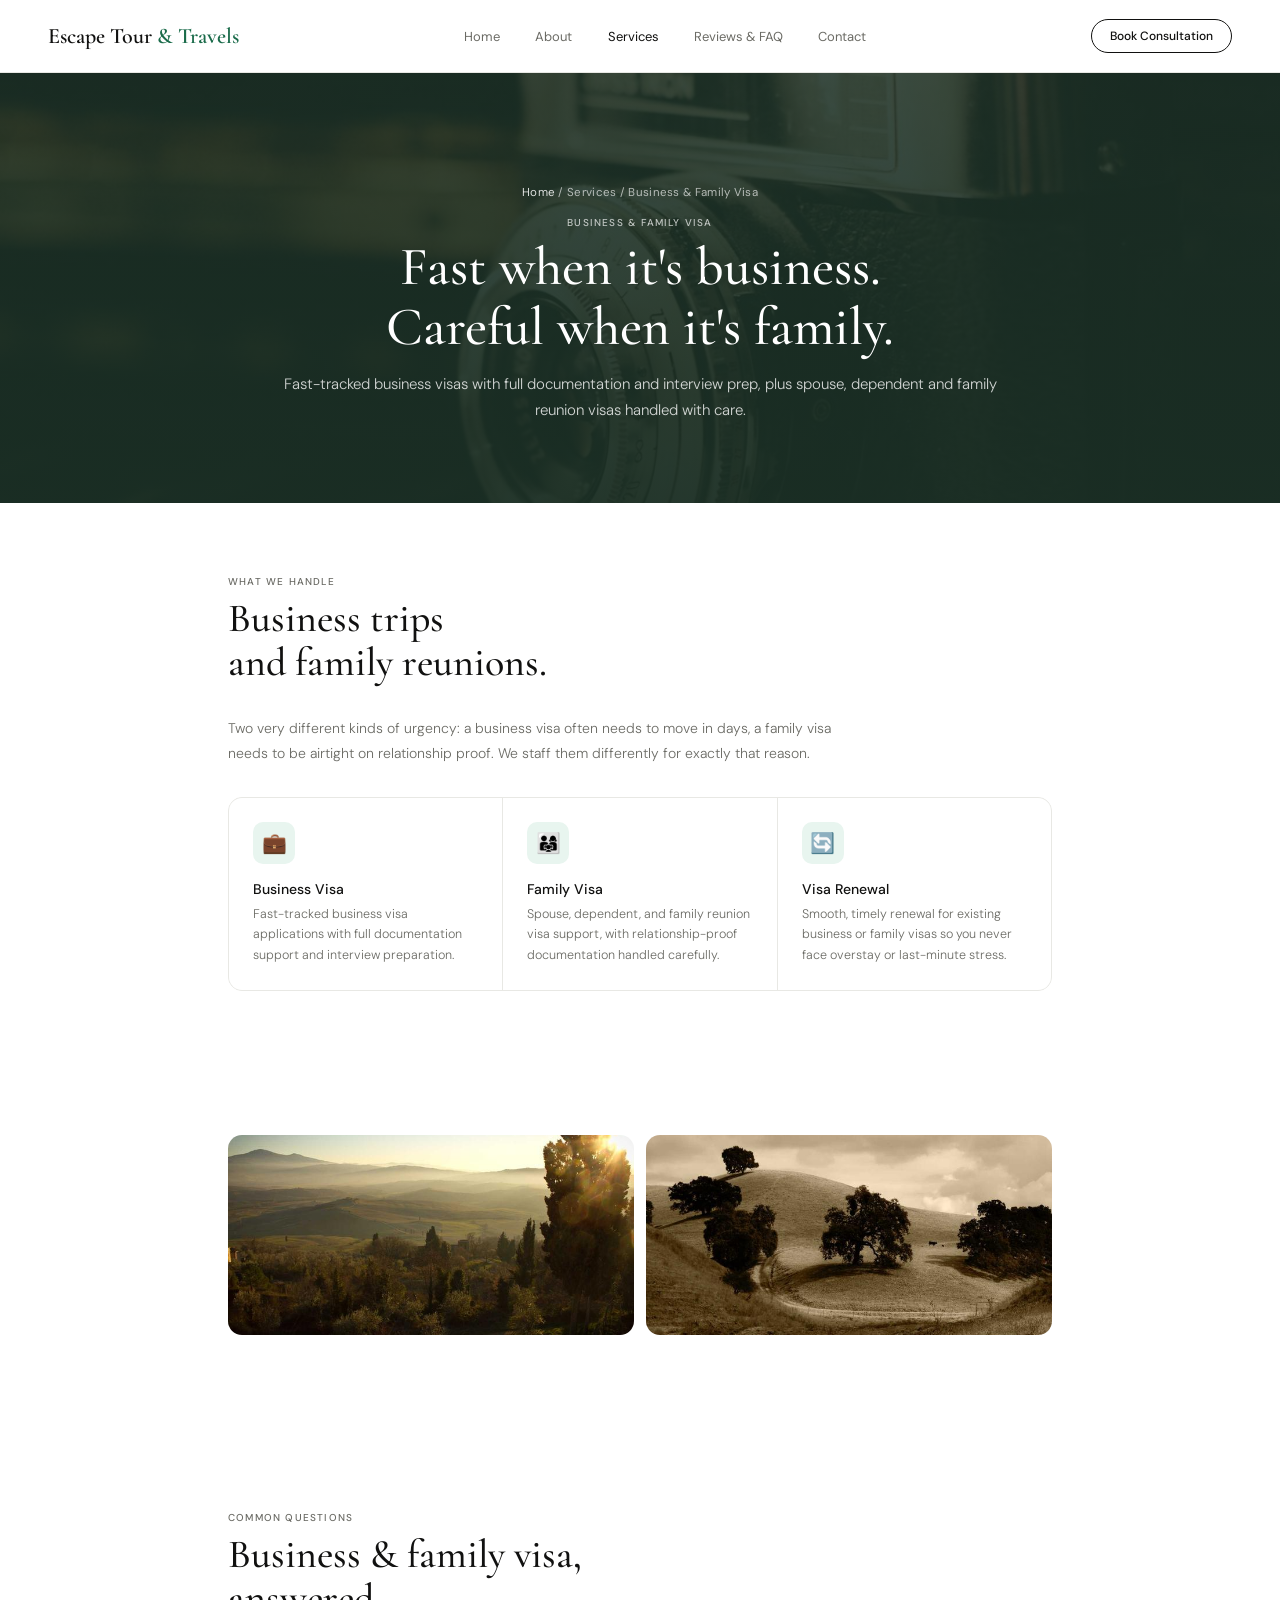
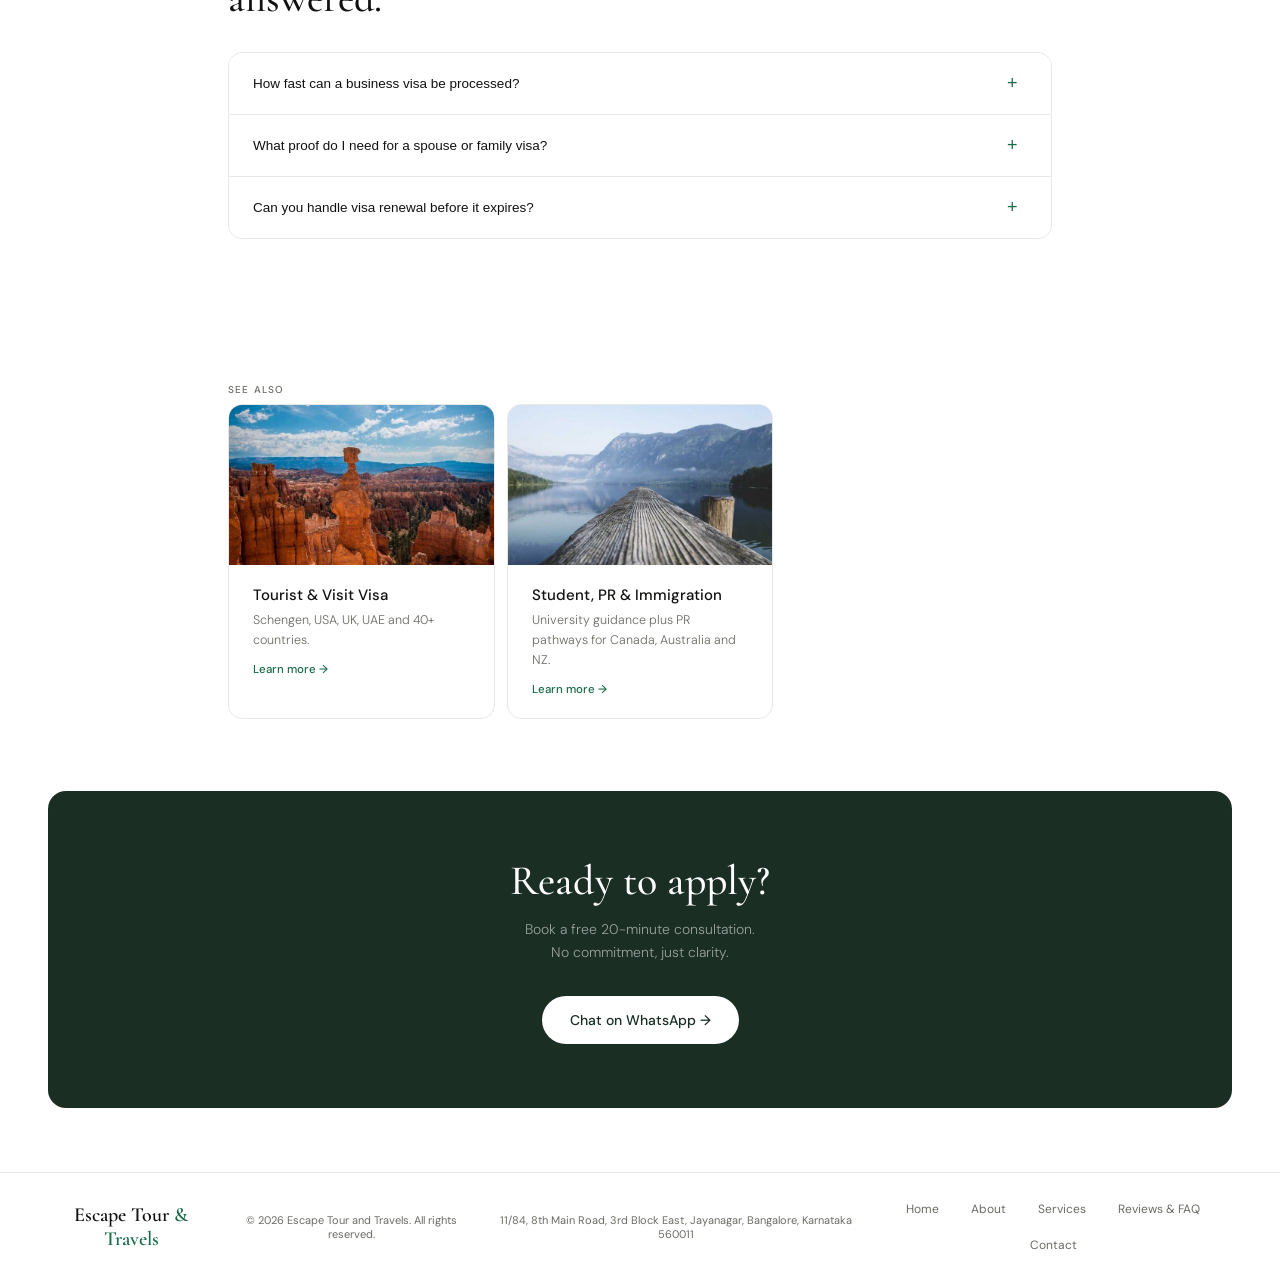
<file: services-business.html>
<!DOCTYPE html>
<html lang="en">
<head>
  <meta charset="UTF-8" />
  <meta name="viewport" content="width=device-width, initial-scale=1.0"/>
  <link rel="icon" type="image/svg+xml" href="assets/img/favicon.svg">
  <title>Business &amp; Family Visa Consultants | Escape Tour and Travels</title>
  <meta name="description" content="Fast-tracked business visa support with full documentation and interview prep, plus spouse, dependent and family reunion visa services. 98% approval rate.">
  <link rel="canonical" href="https://escapetour.in/services-business.html">

  <meta property="og:type" content="website">
  <meta property="og:title" content="Business &amp; Family Visa Consultants | Escape Tour and Travels">
  <meta property="og:description" content="Fast-tracked business visa support plus spouse, dependent and family reunion visa services.">
  <meta property="og:image" content="https://escapetour.in/assets/img/business-hero.jpg">
  <meta property="og:url" content="https://escapetour.in/services-business.html">
  <meta name="twitter:card" content="summary_large_image">
  <meta name="twitter:title" content="Business &amp; Family Visa Consultants | Escape Tour and Travels">
  <meta name="twitter:description" content="Fast-tracked business visa support plus spouse, dependent and family reunion visa services.">
  <meta name="twitter:image" content="https://escapetour.in/assets/img/business-hero.jpg">

  <link href="https://fonts.googleapis.com/css2?family=Cormorant+Garamond:ital,wght@0,400;0,500;0,600;1,400;1,500&family=DM+Sans:wght@300;400;500&display=swap" rel="stylesheet"/>
  <link rel="stylesheet" href="assets/css/style.css">

  <script type="application/ld+json">
  {
    "@context": "https://schema.org",
    "@type": "BreadcrumbList",
    "itemListElement": [
      {"@type": "ListItem", "position": 1, "name": "Home", "item": "https://escapetour.in/index.html"},
      {"@type": "ListItem", "position": 2, "name": "Services", "item": "https://escapetour.in/services-tourist-visit.html"},
      {"@type": "ListItem", "position": 3, "name": "Business & Family Visa", "item": "https://escapetour.in/services-business.html"}
    ]
  }
  </script>
</head>
<body>

  <nav>
    <a href="index.html" class="nav-logo">Escape Tour<span> &amp; Travels</span></a>
    <ul class="nav-links-desktop">
      <li><a href="index.html">Home</a></li>
      <li><a href="about.html">About</a></li>
      <li class="has-sub">
        <a href="services-tourist-visit.html" class="active">Services</a>
        <div class="nav-dropdown">
          <a href="services-tourist-visit.html">Tourist &amp; Visit Visa</a>
          <a href="services-study-pr.html">Student, PR &amp; Immigration</a>
          <a href="services-business.html">Business &amp; Family Visa</a>
        </div>
      </li>
      <li><a href="reviews-faq.html">Reviews &amp; FAQ</a></li>
      <li><a href="contact.html">Contact</a></li>
    </ul>
    <a href="https://wa.me/919916405012" target="_blank" class="nav-cta">Book Consultation</a>
    <button class="hamburger" id="hamburger" aria-label="Menu">
      <span></span><span></span><span></span>
    </button>
  </nav>

  <div class="mobile-menu" id="mobileMenu">
    <a href="index.html" onclick="closeMenu()">Home</a>
    <a href="about.html" onclick="closeMenu()">About</a>
    <a href="services-tourist-visit.html" class="mobile-menu-sub" onclick="closeMenu()">Tourist &amp; Visit Visa</a>
    <a href="services-study-pr.html" class="mobile-menu-sub" onclick="closeMenu()">Student, PR &amp; Immigration</a>
    <a href="services-business.html" class="mobile-menu-sub active" onclick="closeMenu()">Business &amp; Family Visa</a>
    <a href="reviews-faq.html" onclick="closeMenu()">Reviews &amp; FAQ</a>
    <a href="contact.html" onclick="closeMenu()">Contact</a>
    <a href="https://wa.me/919916405012" target="_blank" class="mobile-menu-cta" onclick="closeMenu()">Book Free Consultation →</a>
    <div class="mobile-menu-badge">✦ Trusted by 100+ applicants</div>
  </div>

  <div class="page-hero">
    <img src="assets/img/business-hero.jpg" alt="" loading="eager" width="1200" height="700">
    <div class="page-hero-content">
      <div class="breadcrumbs"><a href="index.html">Home</a> / Services / Business &amp; Family Visa</div>
      <div class="section-label">Business &amp; family visa</div>
      <h1>Fast when it's business.<br/>Careful when it's family.</h1>
      <p>Fast-tracked business visas with full documentation and interview prep, plus spouse, dependent and family reunion visas handled with care.</p>
    </div>
  </div>

  <div class="section fade-up">
    <div class="section-label">What we handle</div>
    <div class="section-title">Business trips<br/>and family reunions.</div>
    <p class="section-intro">Two very different kinds of urgency: a business visa often needs to move in days, a family visa needs to be airtight on relationship proof. We staff them differently for exactly that reason.</p>
    <div class="service-grid">
      <div class="service-card">
        <div class="service-icon">💼</div>
        <div class="service-info">
          <h3>Business Visa</h3>
          <p>Fast-tracked business visa applications with full documentation support and interview preparation.</p>
        </div>
      </div>
      <div class="service-card">
        <div class="service-icon">👨‍👩‍👧</div>
        <div class="service-info">
          <h3>Family Visa</h3>
          <p>Spouse, dependent, and family reunion visa support, with relationship-proof documentation handled carefully.</p>
        </div>
      </div>
      <div class="service-card">
        <div class="service-icon">🔄</div>
        <div class="service-info">
          <h3>Visa Renewal</h3>
          <p>Smooth, timely renewal for existing business or family visas so you never face overstay or last-minute stress.</p>
        </div>
      </div>
    </div>
  </div>

  <div class="section fade-up">
    <div class="photo-strip">
      <figure>
        <img src="assets/img/business-1.jpg" alt="Business traveller in an airport lounge with a laptop" loading="lazy" width="700" height="500">
      </figure>
      <figure>
        <img src="assets/img/business-2.jpg" alt="Two professionals shaking hands, representing a business visa meeting" loading="lazy" width="700" height="500">
      </figure>
    </div>
  </div>

  <div class="section fade-up">
    <div class="section-label">Common questions</div>
    <div class="section-title">Business &amp; family visa,<br/>answered.</div>
    <div class="faq-list">
      <div class="faq-item">
        <button class="faq-question">How fast can a business visa be processed? <span class="faq-icon">+</span></button>
        <div class="faq-answer">Business visas for destinations like the UAE can move in as little as 3 days when documentation is complete. Timelines vary by destination. We give you a realistic estimate upfront.</div>
      </div>
      <div class="faq-item">
        <button class="faq-question">What proof do I need for a spouse or family visa? <span class="faq-icon">+</span></button>
        <div class="faq-answer">Marriage or birth certificates, proof of ongoing relationship (photos, communication history, joint finances where applicable), sponsor's financial documents, and an invitation letter. We tailor the exact list to your destination country.</div>
      </div>
      <div class="faq-item">
        <button class="faq-question">Can you handle visa renewal before it expires? <span class="faq-icon">+</span></button>
        <div class="faq-answer">Yes, we recommend starting renewal 6-8 weeks before expiry so there's no gap in status. Contact us as soon as you know your renewal is coming up.</div>
      </div>
    </div>
  </div>

  <div class="section fade-up">
    <div class="section-label">See also</div>
    <div class="teaser-grid">
      <a href="services-tourist-visit.html" class="teaser-card">
        <img src="assets/img/teaser-tourist.jpg" alt="Traveller with a passport and boarding pass, representing tourist and visit visa services" loading="lazy" width="700" height="450">
        <div class="teaser-card-body">
          <h3>Tourist &amp; Visit Visa</h3>
          <p>Schengen, USA, UK, UAE and 40+ countries.</p>
          <span class="link-more">Learn more →</span>
        </div>
      </a>
      <a href="services-study-pr.html" class="teaser-card">
        <img src="assets/img/teaser-study.jpg" alt="University campus, representing student visa and PR immigration services" loading="lazy" width="700" height="450">
        <div class="teaser-card-body">
          <h3>Student, PR &amp; Immigration</h3>
          <p>University guidance plus PR pathways for Canada, Australia and NZ.</p>
          <span class="link-more">Learn more →</span>
        </div>
      </a>
    </div>
  </div>

  <div class="cta-section fade-up">
    <h2>Ready to apply?</h2>
    <p>Book a free 20-minute consultation.<br/>No commitment, just clarity.</p>
    <a href="https://wa.me/919916405012" target="_blank" class="btn-white">Chat on WhatsApp →</a>
  </div>

  <footer>
    <div class="footer-logo">Escape Tour<span> &amp; Travels</span></div>
    <div class="footer-copy">© 2026 Escape Tour and Travels. All rights reserved.</div>
    <div class="footer-address"><a href="https://www.google.com/maps/search/?api=1&query=11%2F84+8th+Main+Road+3rd+Block+East+Jayanagar+Bangalore+Karnataka+560011" target="_blank">11/84, 8th Main Road, 3rd Block East, Jayanagar, Bangalore, Karnataka 560011</a></div>
    <div class="footer-links">
      <a href="index.html">Home</a>
      <a href="about.html">About</a>
      <a href="services-tourist-visit.html">Services</a>
      <a href="reviews-faq.html">Reviews &amp; FAQ</a>
      <a href="contact.html">Contact</a>
    </div>
  </footer>

  <div class="sticky-bar">
    <a href="tel:+919916405012" class="sticky-call"><span>📞</span> Call Us</a>
    <a href="https://wa.me/919916405012" target="_blank" class="sticky-wa"><span>💬</span> WhatsApp</a>
  </div>

  <script src="assets/js/main.js"></script>
</body>
</html>
</file>
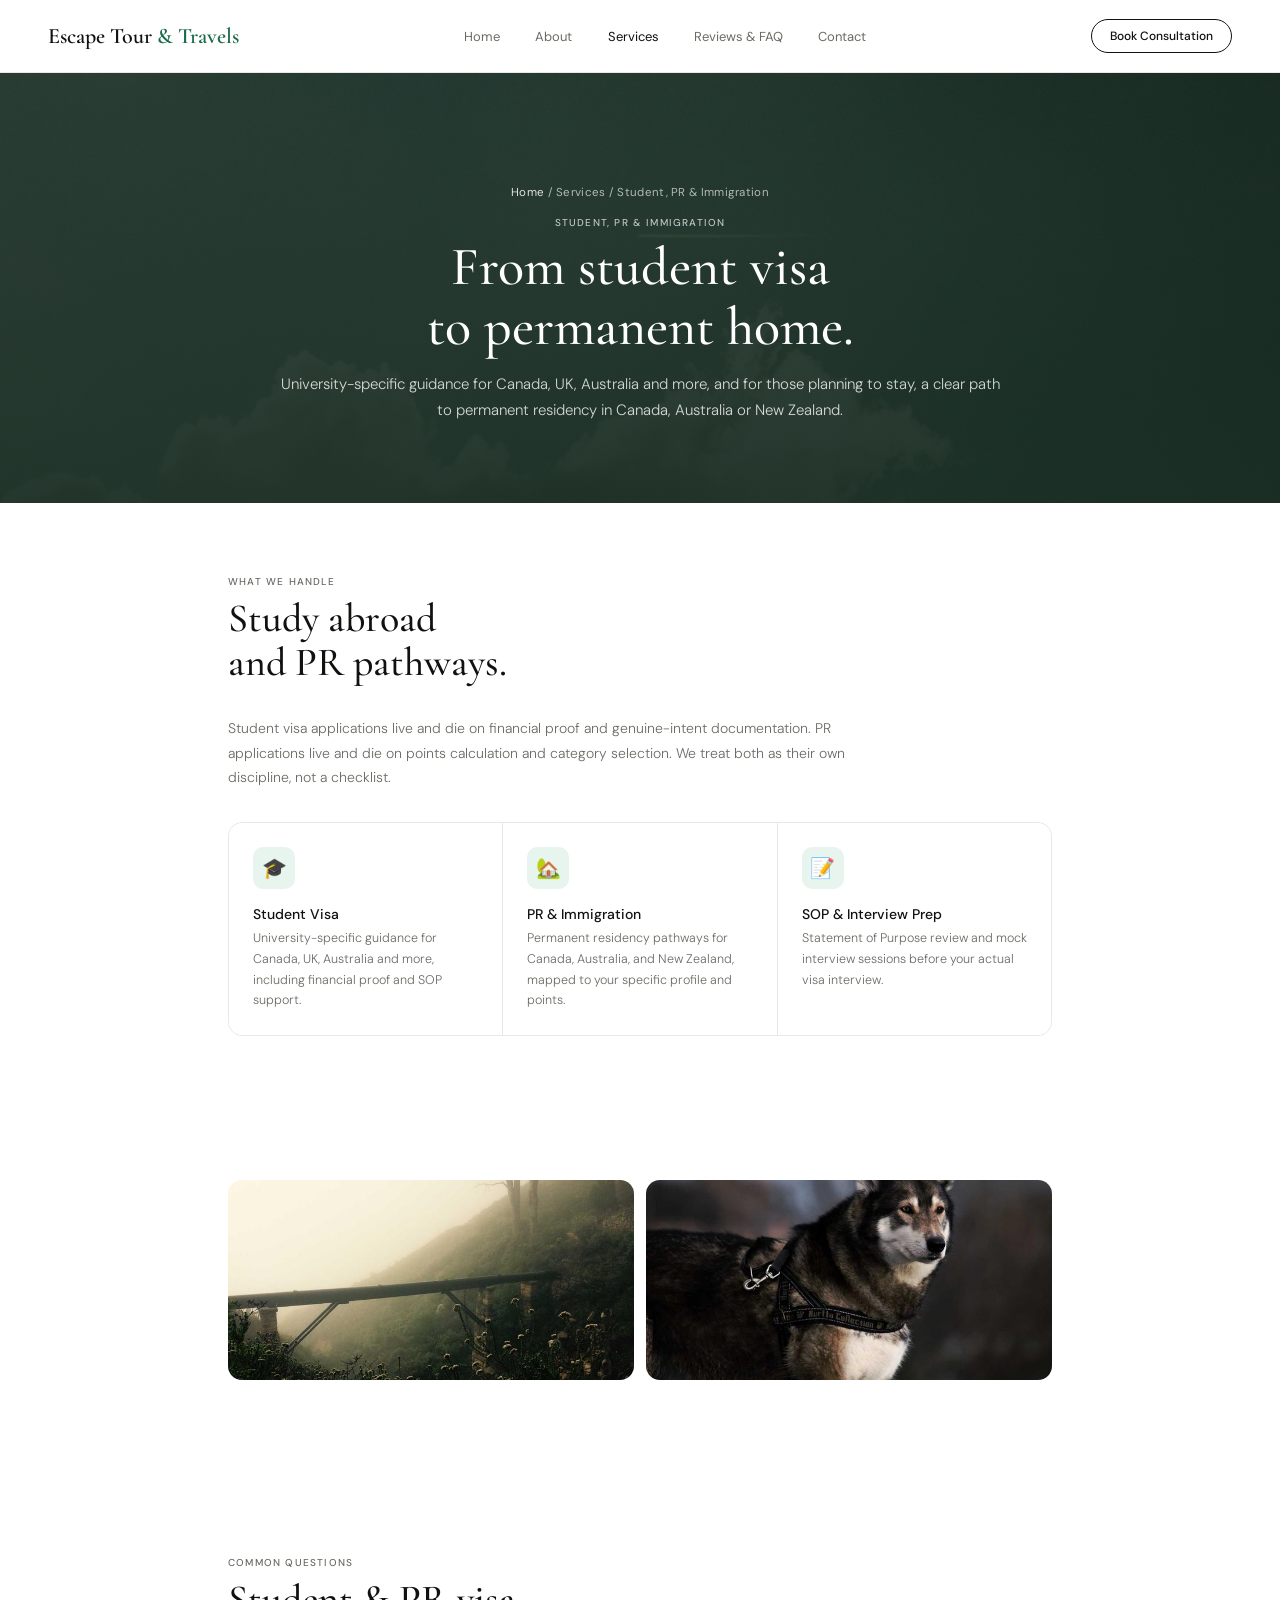
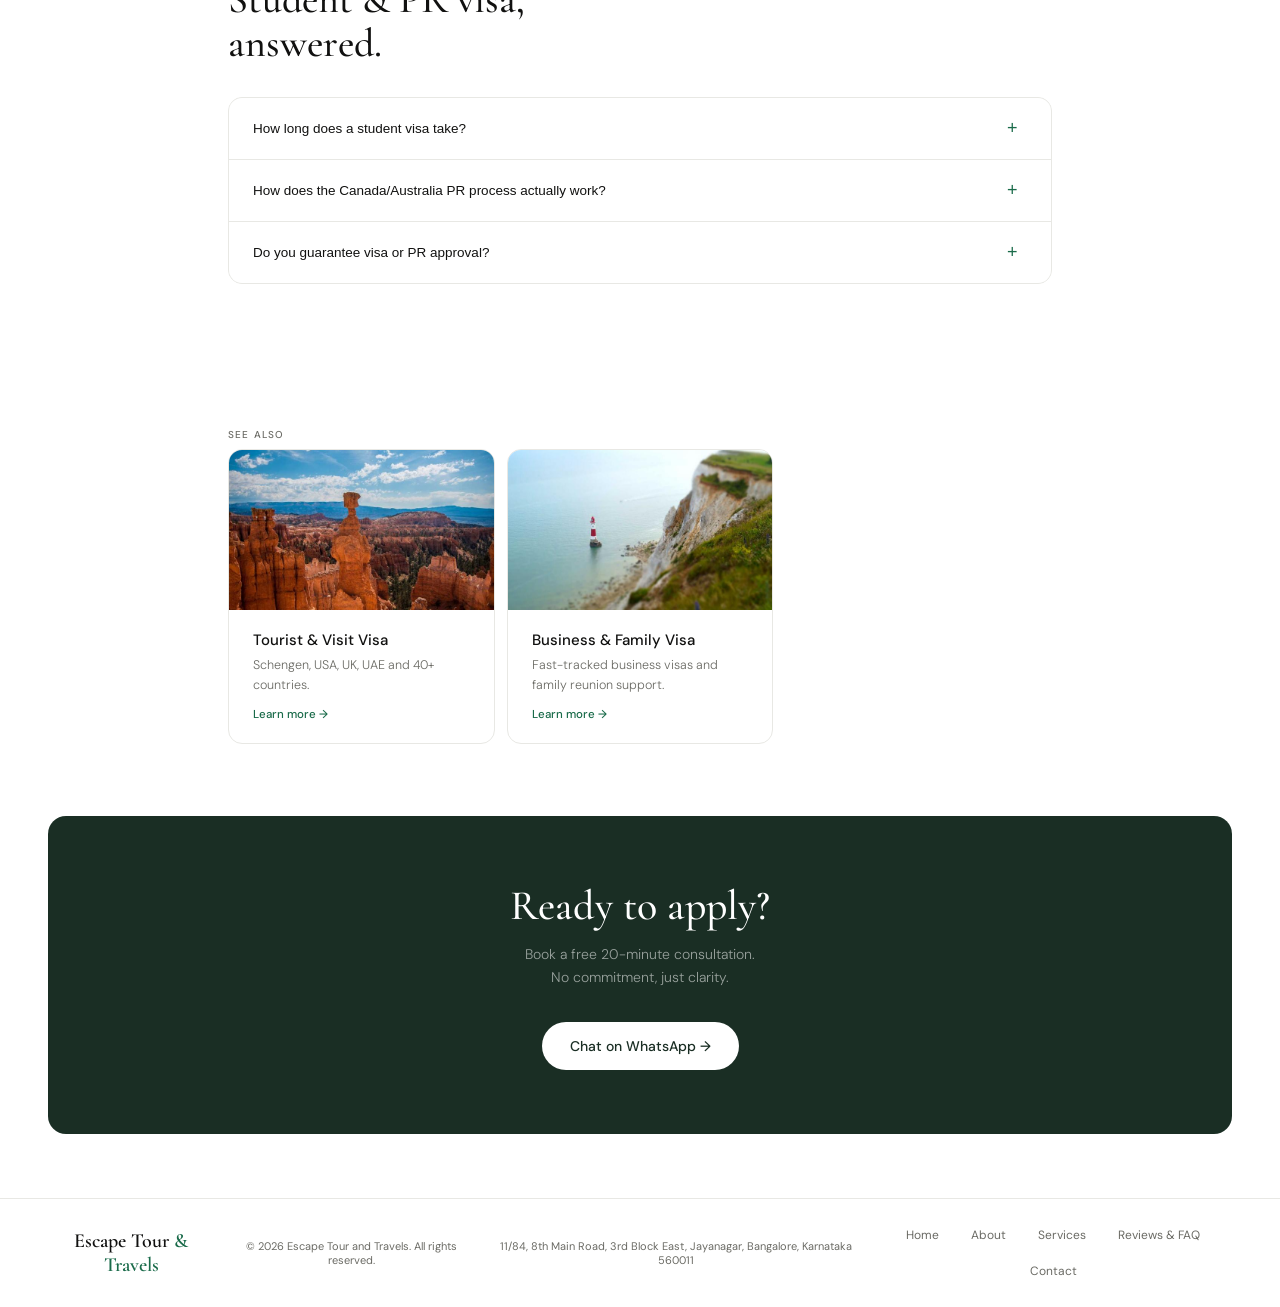
<file: services-study-pr.html>
<!DOCTYPE html>
<html lang="en">
<head>
  <meta charset="UTF-8" />
  <meta name="viewport" content="width=device-width, initial-scale=1.0"/>
  <link rel="icon" type="image/svg+xml" href="assets/img/favicon.svg">
  <title>Student Visa &amp; PR Immigration Consultants | Canada, Australia, UK | Escape Tour and Travels</title>
  <meta name="description" content="Student visa guidance for Canada, UK, Australia and more, plus permanent residency pathways for Canada, Australia and New Zealand. University-specific, honest advice.">
  <link rel="canonical" href="https://escapetour.in/services-study-pr.html">

  <meta property="og:type" content="website">
  <meta property="og:title" content="Student Visa &amp; PR Immigration Consultants | Escape Tour and Travels">
  <meta property="og:description" content="Student visa guidance for Canada, UK, Australia and more, plus PR pathways for Canada, Australia and New Zealand.">
  <meta property="og:image" content="https://escapetour.in/assets/img/study-hero.jpg">
  <meta property="og:url" content="https://escapetour.in/services-study-pr.html">
  <meta name="twitter:card" content="summary_large_image">
  <meta name="twitter:title" content="Student Visa &amp; PR Immigration Consultants | Escape Tour and Travels">
  <meta name="twitter:description" content="Student visa guidance plus PR pathways for Canada, Australia and New Zealand.">
  <meta name="twitter:image" content="https://escapetour.in/assets/img/study-hero.jpg">

  <link href="https://fonts.googleapis.com/css2?family=Cormorant+Garamond:ital,wght@0,400;0,500;0,600;1,400;1,500&family=DM+Sans:wght@300;400;500&display=swap" rel="stylesheet"/>
  <link rel="stylesheet" href="assets/css/style.css">

  <script type="application/ld+json">
  {
    "@context": "https://schema.org",
    "@type": "BreadcrumbList",
    "itemListElement": [
      {"@type": "ListItem", "position": 1, "name": "Home", "item": "https://escapetour.in/index.html"},
      {"@type": "ListItem", "position": 2, "name": "Services", "item": "https://escapetour.in/services-tourist-visit.html"},
      {"@type": "ListItem", "position": 3, "name": "Student, PR & Immigration", "item": "https://escapetour.in/services-study-pr.html"}
    ]
  }
  </script>
</head>
<body>

  <nav>
    <a href="index.html" class="nav-logo">Escape Tour<span> &amp; Travels</span></a>
    <ul class="nav-links-desktop">
      <li><a href="index.html">Home</a></li>
      <li><a href="about.html">About</a></li>
      <li class="has-sub">
        <a href="services-tourist-visit.html" class="active">Services</a>
        <div class="nav-dropdown">
          <a href="services-tourist-visit.html">Tourist &amp; Visit Visa</a>
          <a href="services-study-pr.html">Student, PR &amp; Immigration</a>
          <a href="services-business.html">Business &amp; Family Visa</a>
        </div>
      </li>
      <li><a href="reviews-faq.html">Reviews &amp; FAQ</a></li>
      <li><a href="contact.html">Contact</a></li>
    </ul>
    <a href="https://wa.me/919916405012" target="_blank" class="nav-cta">Book Consultation</a>
    <button class="hamburger" id="hamburger" aria-label="Menu">
      <span></span><span></span><span></span>
    </button>
  </nav>

  <div class="mobile-menu" id="mobileMenu">
    <a href="index.html" onclick="closeMenu()">Home</a>
    <a href="about.html" onclick="closeMenu()">About</a>
    <a href="services-tourist-visit.html" class="mobile-menu-sub" onclick="closeMenu()">Tourist &amp; Visit Visa</a>
    <a href="services-study-pr.html" class="mobile-menu-sub active" onclick="closeMenu()">Student, PR &amp; Immigration</a>
    <a href="services-business.html" class="mobile-menu-sub" onclick="closeMenu()">Business &amp; Family Visa</a>
    <a href="reviews-faq.html" onclick="closeMenu()">Reviews &amp; FAQ</a>
    <a href="contact.html" onclick="closeMenu()">Contact</a>
    <a href="https://wa.me/919916405012" target="_blank" class="mobile-menu-cta" onclick="closeMenu()">Book Free Consultation →</a>
    <div class="mobile-menu-badge">✦ Trusted by 100+ applicants</div>
  </div>

  <div class="page-hero">
    <img src="assets/img/study-hero.jpg" alt="" loading="eager" width="1200" height="700">
    <div class="page-hero-content">
      <div class="breadcrumbs"><a href="index.html">Home</a> / Services / Student, PR &amp; Immigration</div>
      <div class="section-label">Student, PR &amp; immigration</div>
      <h1>From student visa<br/>to permanent home.</h1>
      <p>University-specific guidance for Canada, UK, Australia and more, and for those planning to stay, a clear path to permanent residency in Canada, Australia or New Zealand.</p>
    </div>
  </div>

  <div class="section fade-up">
    <div class="section-label">What we handle</div>
    <div class="section-title">Study abroad<br/>and PR pathways.</div>
    <p class="section-intro">Student visa applications live and die on financial proof and genuine-intent documentation. PR applications live and die on points calculation and category selection. We treat both as their own discipline, not a checklist.</p>
    <div class="service-grid">
      <div class="service-card">
        <div class="service-icon">🎓</div>
        <div class="service-info">
          <h3>Student Visa</h3>
          <p>University-specific guidance for Canada, UK, Australia and more, including financial proof and SOP support.</p>
        </div>
      </div>
      <div class="service-card">
        <div class="service-icon">🏡</div>
        <div class="service-info">
          <h3>PR &amp; Immigration</h3>
          <p>Permanent residency pathways for Canada, Australia, and New Zealand, mapped to your specific profile and points.</p>
        </div>
      </div>
      <div class="service-card">
        <div class="service-icon">📝</div>
        <div class="service-info">
          <h3>SOP &amp; Interview Prep</h3>
          <p>Statement of Purpose review and mock interview sessions before your actual visa interview.</p>
        </div>
      </div>
    </div>
  </div>

  <div class="section fade-up">
    <div class="photo-strip">
      <figure>
        <img src="assets/img/study-1.jpg" alt="University campus building, representing student visa applicants" loading="lazy" width="700" height="500">
      </figure>
      <figure>
        <img src="assets/img/study-2.jpg" alt="Student walking on a university campus path" loading="lazy" width="700" height="500">
      </figure>
    </div>
  </div>

  <div class="section fade-up">
    <div class="section-label">Common questions</div>
    <div class="section-title">Student &amp; PR visa,<br/>answered.</div>
    <div class="faq-list">
      <div class="faq-item">
        <button class="faq-question">How long does a student visa take? <span class="faq-icon">+</span></button>
        <div class="faq-answer">It varies by country and intake: typically 4 to 12 weeks. We build your application timeline backward from your intake date so nothing is rushed.</div>
      </div>
      <div class="faq-item">
        <button class="faq-question">How does the Canada/Australia PR process actually work? <span class="faq-icon">+</span></button>
        <div class="faq-answer">Most pathways are points-based: age, education, work experience and language scores all count. We assess your profile honestly first, then map out the fastest realistic category for you rather than the one that sounds best.</div>
      </div>
      <div class="faq-item">
        <button class="faq-question">Do you guarantee visa or PR approval? <span class="faq-icon">+</span></button>
        <div class="faq-answer">No consultant can legally guarantee approval. That decision belongs to the embassy or immigration authority. Our 98% approval rate reflects that we only submit applications we're genuinely confident about.</div>
      </div>
    </div>
  </div>

  <div class="section fade-up">
    <div class="section-label">See also</div>
    <div class="teaser-grid">
      <a href="services-tourist-visit.html" class="teaser-card">
        <img src="assets/img/teaser-tourist.jpg" alt="Traveller with a passport and boarding pass, representing tourist and visit visa services" loading="lazy" width="700" height="450">
        <div class="teaser-card-body">
          <h3>Tourist &amp; Visit Visa</h3>
          <p>Schengen, USA, UK, UAE and 40+ countries.</p>
          <span class="link-more">Learn more →</span>
        </div>
      </a>
      <a href="services-business.html" class="teaser-card">
        <img src="assets/img/teaser-business.jpg" alt="Business professional at an airport, representing business and family visa services" loading="lazy" width="700" height="450">
        <div class="teaser-card-body">
          <h3>Business &amp; Family Visa</h3>
          <p>Fast-tracked business visas and family reunion support.</p>
          <span class="link-more">Learn more →</span>
        </div>
      </a>
    </div>
  </div>

  <div class="cta-section fade-up">
    <h2>Ready to apply?</h2>
    <p>Book a free 20-minute consultation.<br/>No commitment, just clarity.</p>
    <a href="https://wa.me/919916405012" target="_blank" class="btn-white">Chat on WhatsApp →</a>
  </div>

  <footer>
    <div class="footer-logo">Escape Tour<span> &amp; Travels</span></div>
    <div class="footer-copy">© 2026 Escape Tour and Travels. All rights reserved.</div>
    <div class="footer-address"><a href="https://www.google.com/maps/search/?api=1&query=11%2F84+8th+Main+Road+3rd+Block+East+Jayanagar+Bangalore+Karnataka+560011" target="_blank">11/84, 8th Main Road, 3rd Block East, Jayanagar, Bangalore, Karnataka 560011</a></div>
    <div class="footer-links">
      <a href="index.html">Home</a>
      <a href="about.html">About</a>
      <a href="services-tourist-visit.html">Services</a>
      <a href="reviews-faq.html">Reviews &amp; FAQ</a>
      <a href="contact.html">Contact</a>
    </div>
  </footer>

  <div class="sticky-bar">
    <a href="tel:+919916405012" class="sticky-call"><span>📞</span> Call Us</a>
    <a href="https://wa.me/919916405012" target="_blank" class="sticky-wa"><span>💬</span> WhatsApp</a>
  </div>

  <script src="assets/js/main.js"></script>
</body>
</html>
</file>
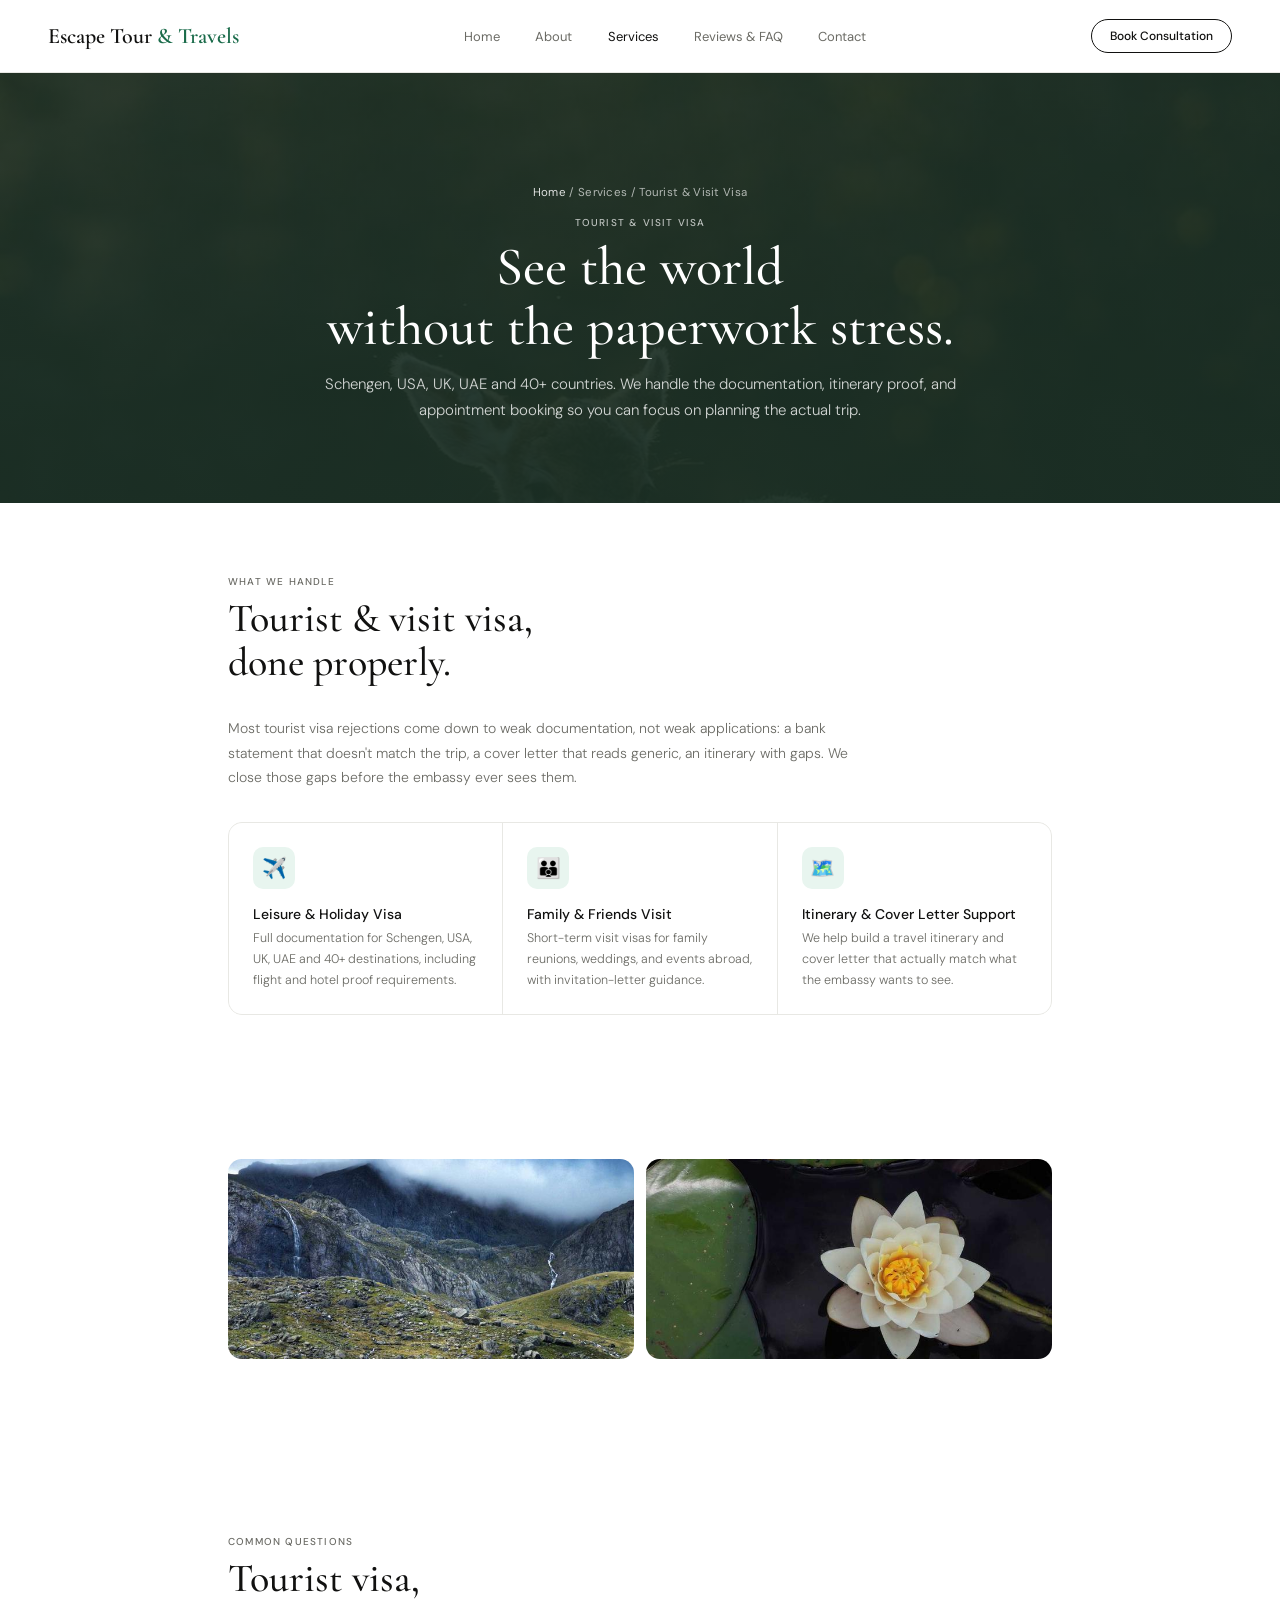
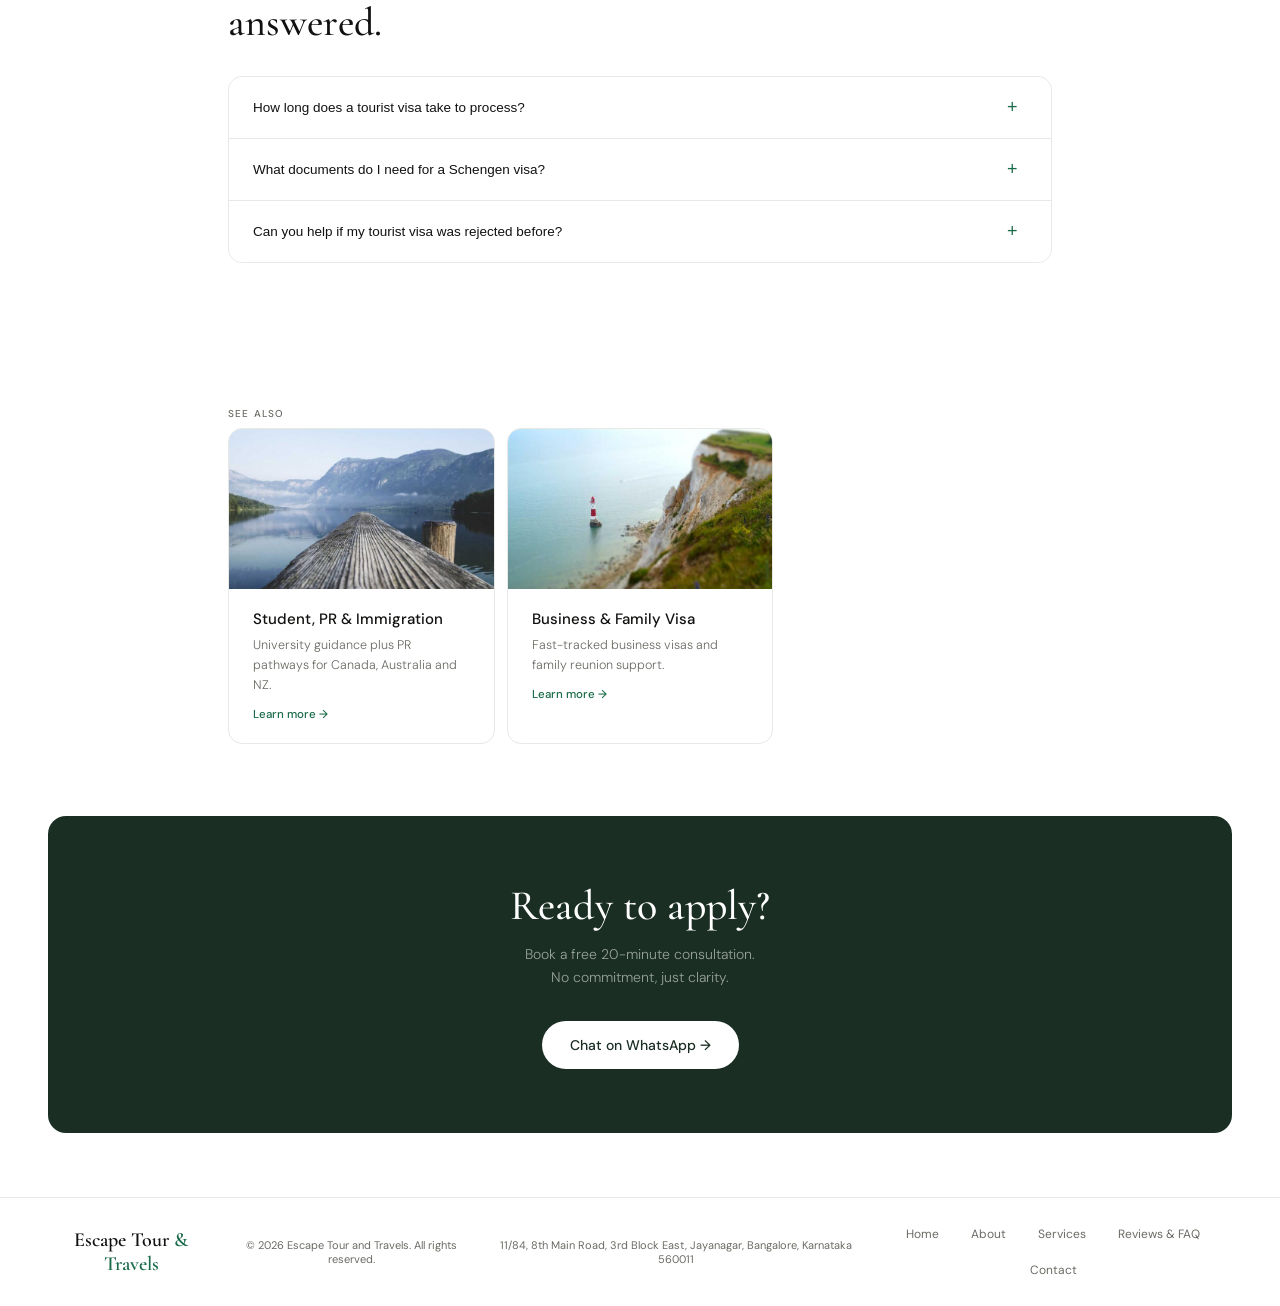
<file: services-tourist-visit.html>
<!DOCTYPE html>
<html lang="en">
<head>
  <meta charset="UTF-8" />
  <meta name="viewport" content="width=device-width, initial-scale=1.0"/>
  <link rel="icon" type="image/svg+xml" href="assets/img/favicon.svg">
  <title>Tourist &amp; Visit Visa Consultants | Schengen, USA, UK, UAE | Escape Tour and Travels</title>
  <meta name="description" content="Tourist and visit visa consultancy for Schengen, USA, UK, UAE and 40+ countries. Precise document checklists, itinerary support, and a 98% approval rate.">
  <link rel="canonical" href="https://escapetour.in/services-tourist-visit.html">

  <meta property="og:type" content="website">
  <meta property="og:title" content="Tourist &amp; Visit Visa Consultants | Escape Tour and Travels">
  <meta property="og:description" content="Tourist and visit visa consultancy for Schengen, USA, UK, UAE and 40+ countries.">
  <meta property="og:image" content="https://escapetour.in/assets/img/tourist-hero.jpg">
  <meta property="og:url" content="https://escapetour.in/services-tourist-visit.html">
  <meta name="twitter:card" content="summary_large_image">
  <meta name="twitter:title" content="Tourist &amp; Visit Visa Consultants | Escape Tour and Travels">
  <meta name="twitter:description" content="Tourist and visit visa consultancy for Schengen, USA, UK, UAE and 40+ countries.">
  <meta name="twitter:image" content="https://escapetour.in/assets/img/tourist-hero.jpg">

  <link href="https://fonts.googleapis.com/css2?family=Cormorant+Garamond:ital,wght@0,400;0,500;0,600;1,400;1,500&family=DM+Sans:wght@300;400;500&display=swap" rel="stylesheet"/>
  <link rel="stylesheet" href="assets/css/style.css">

  <script type="application/ld+json">
  {
    "@context": "https://schema.org",
    "@type": "BreadcrumbList",
    "itemListElement": [
      {"@type": "ListItem", "position": 1, "name": "Home", "item": "https://escapetour.in/index.html"},
      {"@type": "ListItem", "position": 2, "name": "Services", "item": "https://escapetour.in/services-tourist-visit.html"},
      {"@type": "ListItem", "position": 3, "name": "Tourist & Visit Visa", "item": "https://escapetour.in/services-tourist-visit.html"}
    ]
  }
  </script>
</head>
<body>

  <nav>
    <a href="index.html" class="nav-logo">Escape Tour<span> &amp; Travels</span></a>
    <ul class="nav-links-desktop">
      <li><a href="index.html">Home</a></li>
      <li><a href="about.html">About</a></li>
      <li class="has-sub">
        <a href="services-tourist-visit.html" class="active">Services</a>
        <div class="nav-dropdown">
          <a href="services-tourist-visit.html">Tourist &amp; Visit Visa</a>
          <a href="services-study-pr.html">Student, PR &amp; Immigration</a>
          <a href="services-business.html">Business &amp; Family Visa</a>
        </div>
      </li>
      <li><a href="reviews-faq.html">Reviews &amp; FAQ</a></li>
      <li><a href="contact.html">Contact</a></li>
    </ul>
    <a href="https://wa.me/919916405012" target="_blank" class="nav-cta">Book Consultation</a>
    <button class="hamburger" id="hamburger" aria-label="Menu">
      <span></span><span></span><span></span>
    </button>
  </nav>

  <div class="mobile-menu" id="mobileMenu">
    <a href="index.html" onclick="closeMenu()">Home</a>
    <a href="about.html" onclick="closeMenu()">About</a>
    <a href="services-tourist-visit.html" class="mobile-menu-sub active" onclick="closeMenu()">Tourist &amp; Visit Visa</a>
    <a href="services-study-pr.html" class="mobile-menu-sub" onclick="closeMenu()">Student, PR &amp; Immigration</a>
    <a href="services-business.html" class="mobile-menu-sub" onclick="closeMenu()">Business &amp; Family Visa</a>
    <a href="reviews-faq.html" onclick="closeMenu()">Reviews &amp; FAQ</a>
    <a href="contact.html" onclick="closeMenu()">Contact</a>
    <a href="https://wa.me/919916405012" target="_blank" class="mobile-menu-cta" onclick="closeMenu()">Book Free Consultation →</a>
    <div class="mobile-menu-badge">✦ Trusted by 100+ applicants</div>
  </div>

  <div class="page-hero">
    <img src="assets/img/tourist-hero.jpg" alt="" loading="eager" width="1200" height="700">
    <div class="page-hero-content">
      <div class="breadcrumbs"><a href="index.html">Home</a> / Services / Tourist &amp; Visit Visa</div>
      <div class="section-label">Tourist &amp; visit visa</div>
      <h1>See the world<br/>without the paperwork stress.</h1>
      <p>Schengen, USA, UK, UAE and 40+ countries. We handle the documentation, itinerary proof, and appointment booking so you can focus on planning the actual trip.</p>
    </div>
  </div>

  <div class="section fade-up">
    <div class="section-label">What we handle</div>
    <div class="section-title">Tourist &amp; visit visa,<br/>done properly.</div>
    <p class="section-intro">Most tourist visa rejections come down to weak documentation, not weak applications: a bank statement that doesn't match the trip, a cover letter that reads generic, an itinerary with gaps. We close those gaps before the embassy ever sees them.</p>
    <div class="service-grid">
      <div class="service-card">
        <div class="service-icon">✈️</div>
        <div class="service-info">
          <h3>Leisure &amp; Holiday Visa</h3>
          <p>Full documentation for Schengen, USA, UK, UAE and 40+ destinations, including flight and hotel proof requirements.</p>
        </div>
      </div>
      <div class="service-card">
        <div class="service-icon">👪</div>
        <div class="service-info">
          <h3>Family &amp; Friends Visit</h3>
          <p>Short-term visit visas for family reunions, weddings, and events abroad, with invitation-letter guidance.</p>
        </div>
      </div>
      <div class="service-card">
        <div class="service-icon">🗺️</div>
        <div class="service-info">
          <h3>Itinerary &amp; Cover Letter Support</h3>
          <p>We help build a travel itinerary and cover letter that actually match what the embassy wants to see.</p>
        </div>
      </div>
    </div>
  </div>

  <div class="section fade-up">
    <div class="photo-strip">
      <figure>
        <img src="assets/img/tourist-1.jpg" alt="Traveller exploring a European city, representing Schengen tourist visa applicants" loading="lazy" width="700" height="500">
      </figure>
      <figure>
        <img src="assets/img/tourist-2.jpg" alt="Traveller with luggage at an airport departure gate" loading="lazy" width="700" height="500">
      </figure>
    </div>
  </div>

  <!-- FAQ subset -->
  <div class="section fade-up">
    <div class="section-label">Common questions</div>
    <div class="section-title">Tourist visa,<br/>answered.</div>
    <div class="faq-list">
      <div class="faq-item">
        <button class="faq-question">How long does a tourist visa take to process? <span class="faq-icon">+</span></button>
        <div class="faq-answer">Tourist visas typically take 5–15 working days depending on the destination and season. We give you a realistic timeline upfront based on current embassy processing speeds.</div>
      </div>
      <div class="faq-item">
        <button class="faq-question">What documents do I need for a Schengen visa? <span class="faq-icon">+</span></button>
        <div class="faq-answer">Generally: a valid passport, travel insurance, flight and hotel bookings, bank statements, an employment letter, and a cover letter explaining your trip. We give you the exact list for your specific country and profile.</div>
      </div>
      <div class="faq-item">
        <button class="faq-question">Can you help if my tourist visa was rejected before? <span class="faq-icon">+</span></button>
        <div class="faq-answer">Yes. A previous rejection isn't the end. We review the rejection reason, fix the specific gap in your application, and reapply with a stronger case.</div>
      </div>
    </div>
  </div>

  <div class="section fade-up">
    <div class="section-label">See also</div>
    <div class="teaser-grid">
      <a href="services-study-pr.html" class="teaser-card">
        <img src="assets/img/teaser-study.jpg" alt="University campus, representing student visa and PR immigration services" loading="lazy" width="700" height="450">
        <div class="teaser-card-body">
          <h3>Student, PR &amp; Immigration</h3>
          <p>University guidance plus PR pathways for Canada, Australia and NZ.</p>
          <span class="link-more">Learn more →</span>
        </div>
      </a>
      <a href="services-business.html" class="teaser-card">
        <img src="assets/img/teaser-business.jpg" alt="Business professional at an airport, representing business and family visa services" loading="lazy" width="700" height="450">
        <div class="teaser-card-body">
          <h3>Business &amp; Family Visa</h3>
          <p>Fast-tracked business visas and family reunion support.</p>
          <span class="link-more">Learn more →</span>
        </div>
      </a>
    </div>
  </div>

  <div class="cta-section fade-up">
    <h2>Ready to apply?</h2>
    <p>Book a free 20-minute consultation.<br/>No commitment, just clarity.</p>
    <a href="https://wa.me/919916405012" target="_blank" class="btn-white">Chat on WhatsApp →</a>
  </div>

  <footer>
    <div class="footer-logo">Escape Tour<span> &amp; Travels</span></div>
    <div class="footer-copy">© 2026 Escape Tour and Travels. All rights reserved.</div>
    <div class="footer-address"><a href="https://www.google.com/maps/search/?api=1&query=11%2F84+8th+Main+Road+3rd+Block+East+Jayanagar+Bangalore+Karnataka+560011" target="_blank">11/84, 8th Main Road, 3rd Block East, Jayanagar, Bangalore, Karnataka 560011</a></div>
    <div class="footer-links">
      <a href="index.html">Home</a>
      <a href="about.html">About</a>
      <a href="services-tourist-visit.html">Services</a>
      <a href="reviews-faq.html">Reviews &amp; FAQ</a>
      <a href="contact.html">Contact</a>
    </div>
  </footer>

  <div class="sticky-bar">
    <a href="tel:+919916405012" class="sticky-call"><span>📞</span> Call Us</a>
    <a href="https://wa.me/919916405012" target="_blank" class="sticky-wa"><span>💬</span> WhatsApp</a>
  </div>

  <script src="assets/js/main.js"></script>
</body>
</html>
</file>
<file: assets/css/style.css>
/* ============================================================
   Escape Tour and Travels: shared stylesheet
   Used by every page. Single source of truth for nav, footer,
   typography, and the section patterns reused across pages.
   ============================================================ */

*, *::before, *::after { margin: 0; padding: 0; box-sizing: border-box; }

:root {
  --bg: #ffffff;
  --bg2: #f8f8f6;
  --text: #111110;
  --text2: #6b6b65;
  --border: #e8e8e4;
  --green: #1a6b4a;
  --green-dark: #1a2e24;
  --green-light: #e8f5ef;
}

html { scroll-behavior: smooth; }
body {
  font-family: 'DM Sans', sans-serif;
  color: var(--text);
  background: var(--bg);
  font-size: 15px;
  padding-bottom: 80px;
}

img { max-width: 100%; display: block; }

/* ── FADE IN ANIMATION ── */
.fade-up {
  opacity: 0;
  transform: translateY(28px);
  transition: opacity 0.6s ease, transform 0.6s ease;
}
.fade-up.visible {
  opacity: 1;
  transform: translateY(0);
}

/* ── NAV ── */
nav {
  display: flex; align-items: center; justify-content: space-between;
  padding: 1rem 1.25rem;
  border-bottom: 0.5px solid var(--border);
  position: sticky; top: 0;
  background: rgba(255,255,255,0.96);
  backdrop-filter: blur(8px);
  z-index: 100;
}
.nav-logo { font-family: 'Cormorant Garamond', serif; font-size: 22px; font-weight: 600; text-decoration: none; color: var(--text); }
.nav-logo span { color: var(--green); }

/* Hidden by default (mobile) as real CSS, not a one-time JS width
   check with no resize listener -- that stuck the desktop nav visible
   (raw, unstyled <ul><li><a>, since all its actual styling lives
   inside the desktop media query below) any time the viewport changed
   after page load instead of being read fresh on a real phone. */
.nav-links-desktop, .nav-dropdown { display: none; }

/* hamburger */
.hamburger {
  display: flex; flex-direction: column; gap: 5px;
  cursor: pointer; padding: 4px; background: none; border: none;
}
.hamburger span {
  display: block; width: 24px; height: 1.5px;
  background: var(--text); border-radius: 2px;
  transition: all 0.3s ease;
}
.hamburger.open span:nth-child(1) { transform: translateY(6.5px) rotate(45deg); }
.hamburger.open span:nth-child(2) { opacity: 0; }
.hamburger.open span:nth-child(3) { transform: translateY(-6.5px) rotate(-45deg); }

/* mobile drawer */
.mobile-menu {
  display: none;
  position: fixed; top: 57px; left: 0; right: 0; bottom: 0;
  background: var(--bg);
  z-index: 99;
  flex-direction: column;
  padding: 2rem 1.5rem;
  border-top: 0.5px solid var(--border);
  overflow-y: auto;
}
.mobile-menu.open { display: flex; }
.mobile-menu a {
  font-family: 'Cormorant Garamond', serif;
  font-size: 32px; font-weight: 500;
  color: var(--text); text-decoration: none;
  padding: 0.65rem 0;
  border-bottom: 0.5px solid var(--border);
  transition: color 0.2s;
}
.mobile-menu a.active { color: var(--green); }
.mobile-menu a:last-of-type { border-bottom: none; }
.mobile-menu a:active { color: var(--green); }
.mobile-menu-sub { padding-left: 1rem; }
.mobile-menu-sub a { font-size: 24px; }
.mobile-menu-cta {
  margin-top: auto;
  background: var(--green-dark); color: #fff;
  padding: 16px; border-radius: 100px;
  font-size: 14px; font-weight: 500;
  border: none; cursor: pointer; width: 100%;
  text-align: center; text-decoration: none; display: block;
}
.mobile-menu-badge {
  font-size: 11px; color: var(--text2);
  text-align: center; margin-top: 1rem;
  letter-spacing: 0.3px;
}

.nav-cta {
  font-size: 12px; font-weight: 500; padding: 8px 18px;
  border: 0.5px solid var(--text); border-radius: 100px;
  background: transparent; cursor: pointer; transition: all 0.2s;
  display: none; text-decoration: none; color: var(--text);
}
.nav-cta:hover, .nav-cta:active { background: var(--text); color: #fff; }

/* ── PAGE HERO (inner pages) ── */
.page-hero {
  position: relative;
  padding: 2.75rem 1.25rem 2.5rem;
  text-align: center;
  overflow: hidden;
  background: var(--green-dark);
  color: #fff;
}
.page-hero img {
  position: absolute; inset: 0; width: 100%; height: 100%;
  object-fit: cover; opacity: 0.32; z-index: 0;
}
.page-hero::after {
  content: ''; position: absolute; inset: 0;
  background: linear-gradient(180deg, rgba(26,46,36,0.55), rgba(26,46,36,0.85));
  z-index: 0;
}
.page-hero-content { position: relative; z-index: 1; max-width: 720px; margin: 0 auto; }
.page-hero .section-label { color: rgba(255,255,255,0.7); }
.page-hero h1 {
  font-family: 'Cormorant Garamond', serif;
  font-size: 42px; font-weight: 500; line-height: 1.1; margin: 0.5rem 0 1rem;
}
.page-hero p { font-size: 15px; line-height: 1.7; color: rgba(255,255,255,0.8); font-weight: 300; }
.breadcrumbs {
  position: relative; z-index: 1;
  font-size: 11.5px; color: rgba(255,255,255,0.65);
  margin-bottom: 1rem; letter-spacing: 0.3px;
}
.breadcrumbs a { color: rgba(255,255,255,0.85); text-decoration: none; }
.breadcrumbs a:hover { text-decoration: underline; }

/* ── HOME HERO ── */
.hero {
  padding: 3.5rem 1.25rem 3rem;
  text-align: center;
  background: radial-gradient(ellipse at 50% 0%, #e8f5ef 0%, transparent 70%);
}
.hero-badge {
  display: inline-flex; align-items: center; gap: 6px;
  font-size: 10px; font-weight: 500; color: var(--green);
  background: var(--green-light); padding: 5px 14px; border-radius: 100px;
  margin-bottom: 1.75rem; letter-spacing: 0.8px; text-transform: uppercase;
}
.hero h1 {
  font-family: 'Cormorant Garamond', serif;
  font-size: 52px; font-weight: 500; line-height: 1.05; margin-bottom: 1.25rem;
}
.hero h1 em { color: var(--green); font-style: italic; }
.hero p {
  font-size: 15px; line-height: 1.75; color: var(--text2);
  font-weight: 300; margin-bottom: 2.25rem;
}
.hero-actions { display: flex; flex-direction: column; gap: 10px; }
.btn-primary {
  background: var(--green-dark); color: #fff;
  padding: 15px 28px; border-radius: 100px;
  font-size: 14px; font-weight: 500; border: none;
  cursor: pointer; width: 100%; transition: background 0.2s;
  text-decoration: none; display: inline-block; text-align: center;
}
.btn-primary:active, .btn-primary:hover { background: var(--green); }
.btn-ghost {
  background: transparent; color: var(--text2);
  padding: 14px 26px; border-radius: 100px;
  font-size: 14px; font-weight: 400;
  border: 0.5px solid var(--border);
  cursor: pointer; width: 100%; transition: all 0.2s;
  text-decoration: none; display: inline-block; text-align: center;
}
.btn-ghost:active, .btn-ghost:hover { background: var(--bg2); }

/* ── TRUST BAR ── */
.trust-bar {
  border-top: 0.5px solid var(--border);
  border-bottom: 0.5px solid var(--border);
  display: grid; grid-template-columns: 1fr 1fr;
  gap: 1px; background: var(--border);
}
.trust-item { text-align: center; padding: 1.25rem 0.5rem; background: var(--bg); }
.trust-item .num {
  font-family: 'Cormorant Garamond', serif;
  font-size: 30px; font-weight: 600; color: var(--green); line-height: 1;
}
.trust-item .lbl { font-size: 10px; color: var(--text2); letter-spacing: 0.5px; text-transform: uppercase; margin-top: 4px; }

/* ── SECTIONS ── */
.section { padding: 3rem 1.25rem; }
.section-label { font-size: 10px; text-transform: uppercase; letter-spacing: 1.2px; color: var(--text2); margin-bottom: 0.5rem; font-weight: 500; }
.section-title { font-family: 'Cormorant Garamond', serif; font-size: 34px; font-weight: 500; margin-bottom: 2rem; line-height: 1.1; }
.section-intro { font-size: 14px; color: var(--text2); line-height: 1.75; font-weight: 300; max-width: 640px; margin-bottom: 2rem; }
.section-intro:last-child { margin-bottom: 0; }

/* ── PHOTO STRIP ── */
.photo-strip {
  display: grid; grid-template-columns: repeat(auto-fit, minmax(min(220px, 100%), 1fr));
  gap: 12px; margin-bottom: 2rem;
}
.photo-strip img { width: 100%; height: 200px; object-fit: cover; border-radius: 14px; }
.photo-strip figcaption { font-size: 11px; color: var(--text2); margin-top: 6px; text-align: center; }

/* ── WHY US ── */
.why-grid { display: flex; flex-direction: column; gap: 12px; }
.why-card {
  display: flex; align-items: flex-start; gap: 1rem;
  padding: 1.5rem; border: 0.5px solid var(--border);
  border-radius: 14px; background: var(--bg);
  transition: background 0.2s;
}
.why-card:active { background: var(--bg2); }
.why-icon {
  width: 42px; height: 42px; min-width: 42px;
  border-radius: 10px; background: var(--green-light);
  display: flex; align-items: center; justify-content: center;
  font-size: 20px;
}
.why-card h3 { font-size: 14px; font-weight: 500; margin-bottom: 0.35rem; }
.why-card p { font-size: 12.5px; color: var(--text2); line-height: 1.65; font-weight: 300; }

/* ── SERVICES ── */
.service-grid {
  display: flex; flex-direction: column; gap: 1px;
  background: var(--border); border: 0.5px solid var(--border);
  border-radius: 14px; overflow: hidden;
}
.service-card {
  background: var(--bg); padding: 1.5rem;
  display: flex; align-items: flex-start; gap: 1rem;
  transition: background 0.2s;
  text-decoration: none; color: inherit;
}
.service-card:active, .service-card:hover { background: var(--bg2); }
.service-icon {
  width: 42px; height: 42px; min-width: 42px;
  border-radius: 10px; background: var(--green-light);
  display: flex; align-items: center; justify-content: center; font-size: 20px;
}
.service-info h3 { font-size: 14px; font-weight: 500; margin-bottom: 0.35rem; }
.service-info p { font-size: 12.5px; color: var(--text2); line-height: 1.65; font-weight: 300; }
.service-info .link-more { font-size: 11.5px; color: var(--green); font-weight: 500; margin-top: 0.5rem; display: inline-block; }

/* Service teaser cards on Home, link to the 3 dedicated pages */
.teaser-grid { display: flex; flex-direction: column; gap: 12px; }
.teaser-card {
  display: block; text-decoration: none; color: inherit;
  border: 0.5px solid var(--border); border-radius: 14px;
  overflow: hidden; background: var(--bg);
}
.teaser-card img { width: 100%; height: 160px; object-fit: cover; }
.teaser-card-body { padding: 1.25rem 1.5rem; }
.teaser-card h3 { font-size: 15px; font-weight: 500; margin-bottom: 0.35rem; }
.teaser-card p { font-size: 12.5px; color: var(--text2); line-height: 1.6; font-weight: 300; margin-bottom: 0.5rem; }
.teaser-card .link-more { font-size: 11.5px; color: var(--green); font-weight: 500; }

/* ── PROCESS ── */
.steps { display: flex; flex-direction: column; border: 0.5px solid var(--border); border-radius: 14px; overflow: hidden; }
.step {
  padding: 1.5rem; border-bottom: 0.5px solid var(--border);
  display: flex; align-items: flex-start; gap: 1rem; background: var(--bg);
}
.step:last-child { border-bottom: none; }
.step-num { font-family: 'Cormorant Garamond', serif; font-size: 38px; font-weight: 400; color: var(--green-light); line-height: 1; min-width: 44px; }
.step h4 { font-size: 14px; font-weight: 500; margin-bottom: 0.35rem; }
.step p { font-size: 12.5px; color: var(--text2); line-height: 1.65; font-weight: 300; }

/* ── TESTIMONIALS ── */
.testi-grid { display: flex; flex-direction: column; gap: 12px; }
.testi-card { background: var(--bg2); border: 0.5px solid var(--border); border-radius: 14px; padding: 1.5rem; }
.testi-stars { color: var(--green); font-size: 14px; letter-spacing: 2px; margin-bottom: 0.75rem; }
.testi-text { font-size: 13.5px; line-height: 1.75; color: var(--text2); font-weight: 300; font-style: italic; margin-bottom: 1rem; }
.testi-author { font-size: 13px; font-weight: 500; }
.testi-country { font-size: 11px; color: var(--text2); margin-top: 2px; }

/* ── FAQ ── */
.faq-list { display: flex; flex-direction: column; gap: 1px; background: var(--border); border: 0.5px solid var(--border); border-radius: 14px; overflow: hidden; }
.faq-item { background: var(--bg); }
.faq-question {
  width: 100%; display: flex; justify-content: space-between; align-items: center;
  padding: 1.25rem 1.5rem; font-size: 13.5px; font-weight: 500;
  background: transparent; border: none; cursor: pointer;
  text-align: left; color: var(--text); gap: 1rem;
}
.faq-icon { font-size: 18px; color: var(--green); transition: transform 0.3s; min-width: 20px; }
.faq-answer {
  max-height: 0; overflow: hidden;
  transition: max-height 0.35s ease, padding 0.35s ease;
  font-size: 13px; color: var(--text2); line-height: 1.75; font-weight: 300;
  padding: 0 1.5rem;
}
.faq-item.open .faq-answer { max-height: 400px; padding: 0 1.5rem 1.25rem; }
.faq-item.open .faq-icon { transform: rotate(45deg); }

/* ── CONTACT FORM ── */
.contact-form { display: flex; flex-direction: column; gap: 12px; }
.contact-form label { font-size: 12px; font-weight: 500; margin-bottom: -6px; }
.contact-form input, .contact-form select, .contact-form textarea {
  width: 100%; padding: 13px 16px; border: 0.5px solid var(--border);
  border-radius: 10px; font-family: inherit; font-size: 14px; color: var(--text);
  background: var(--bg2);
}
.contact-form textarea { resize: vertical; min-height: 110px; }
.contact-form input:focus, .contact-form select:focus, .contact-form textarea:focus {
  outline: none; border-color: var(--green);
}
.contact-cards { display: flex; flex-direction: column; gap: 12px; margin-bottom: 2rem; }
.contact-card {
  display: flex; align-items: center; gap: 1rem;
  padding: 1.25rem 1.5rem; border: 0.5px solid var(--border);
  border-radius: 14px; text-decoration: none; color: inherit;
}
.contact-card .why-icon { background: var(--green-light); }
.contact-card h3 { font-size: 14px; font-weight: 500; }
.contact-card p { font-size: 12.5px; color: var(--text2); }

/* ── CTA ── */
.cta-section {
  margin: 0 1.25rem 1rem;
  background: var(--green-dark); border-radius: 18px;
  padding: 3rem 1.5rem; text-align: center;
}
.cta-section h2 { font-family: 'Cormorant Garamond', serif; font-size: 36px; color: #fff; font-weight: 500; margin-bottom: 0.75rem; }
.cta-section p { font-size: 14px; color: rgba(255,255,255,0.55); margin-bottom: 2rem; font-weight: 300; line-height: 1.65; }
.btn-white { background: #fff; color: var(--green-dark); padding: 15px 28px; border-radius: 100px; font-size: 14px; font-weight: 500; border: none; cursor: pointer; width: 100%; transition: opacity 0.2s; text-decoration: none; display: inline-block; }
.btn-white:active, .btn-white:hover { opacity: 0.85; }

/* ── FOOTER ── */
footer { border-top: 0.5px solid var(--border); padding: 1.5rem 1.25rem; text-align: center; display: flex; flex-direction: column; gap: 0.75rem; }
.footer-logo { font-family: 'Cormorant Garamond', serif; font-size: 20px; font-weight: 600; }
.footer-logo span { color: var(--green); }
.footer-copy { font-size: 11px; color: var(--text2); }
.footer-address { font-size: 11px; color: var(--text2); }
.footer-address a { text-decoration: none; color: inherit; }
.footer-address a:hover { color: var(--green); }
.footer-links { display: flex; justify-content: center; flex-wrap: wrap; gap: 1.25rem 2rem; font-size: 12px; color: var(--text2); }
.footer-links a { text-decoration: none; color: inherit; }
.footer-links a:hover { color: var(--green); }

/* ── STICKY BOTTOM BAR ── */
.sticky-bar {
  position: fixed; bottom: 0; left: 0; right: 0;
  display: flex; gap: 1px; background: var(--border);
  border-top: 0.5px solid var(--border);
  z-index: 200;
}
.sticky-bar a {
  flex: 1; display: flex; align-items: center; justify-content: center; gap: 8px;
  padding: 1rem; font-size: 13px; font-weight: 500;
  text-decoration: none; transition: opacity 0.2s;
}
.sticky-bar a:active { opacity: 0.8; }
.sticky-call { background: var(--green-dark); color: #fff; }
.sticky-wa { background: #25d366; color: #fff; }
.sticky-bar span { font-size: 18px; }

/* ── DESKTOP ── */
@media (min-width: 768px) {
  body { padding-bottom: 0; }
  nav { padding: 1.2rem 3rem; }
  .hamburger { display: none; }
  .mobile-menu { display: none !important; }
  .nav-cta { display: inline-flex; align-items: center; }
  .nav-links-desktop { display: flex; gap: 2.2rem; font-size: 13px; color: var(--text2); list-style: none; align-items: center; }
  .nav-links-desktop a { text-decoration: none; color: inherit; }
  .nav-links-desktop a:hover, .nav-links-desktop a.active { color: var(--text); }
  .nav-links-desktop .has-sub { position: relative; }
  .nav-dropdown {
    display: none; position: absolute; top: 140%; left: 50%; transform: translateX(-50%);
    background: var(--bg); border: 0.5px solid var(--border); border-radius: 12px;
    padding: 0.5rem; min-width: 210px; box-shadow: 0 12px 32px rgba(0,0,0,0.08);
  }
  .has-sub:hover .nav-dropdown { display: block; }
  .nav-dropdown a { display: block; padding: 0.6rem 0.75rem; border-radius: 8px; font-size: 13px; }
  .nav-dropdown a:hover { background: var(--bg2); }

  .hero { padding: 6rem 3rem 5rem; max-width: 860px; margin: 0 auto; background: radial-gradient(ellipse at 50% -20%, #e8f5ef 0%, transparent 60%); }
  .hero h1 { font-size: 68px; }
  .hero-actions { flex-direction: row; justify-content: center; }
  .btn-primary, .btn-ghost, .btn-white { width: auto; }

  .page-hero { padding: 7rem 3rem 5rem; }
  .page-hero h1 { font-size: 54px; }

  .trust-bar { grid-template-columns: repeat(4, 1fr); padding: 1.5rem 3rem; }
  .section { padding: 4.5rem 3rem; max-width: 920px; margin: 0 auto; }
  .section-title { font-size: 40px; }
  .why-grid { display: grid; grid-template-columns: 1fr 1fr; gap: 14px; }
  .service-grid { display: grid; grid-template-columns: repeat(3,1fr); }
  .service-card { flex-direction: column; }
  .teaser-grid { display: grid; grid-template-columns: repeat(3,1fr); }
  .steps { flex-direction: row; }
  .step { flex-direction: column; border-bottom: none; border-right: 0.5px solid var(--border); }
  .step:last-child { border-right: none; }
  .testi-grid { display: grid; grid-template-columns: 1fr 1fr; }
  .contact-cards { flex-direction: row; }
  .contact-card { flex: 1; flex-direction: column; text-align: center; }
  .cta-section { margin: 0 3rem 4rem; padding: 4rem 3rem; }
  .cta-section h2 { font-size: 42px; }
  footer { flex-direction: row; justify-content: space-between; align-items: center; padding: 1.75rem 3rem; }
  .sticky-bar { display: none; }
}
</file>
